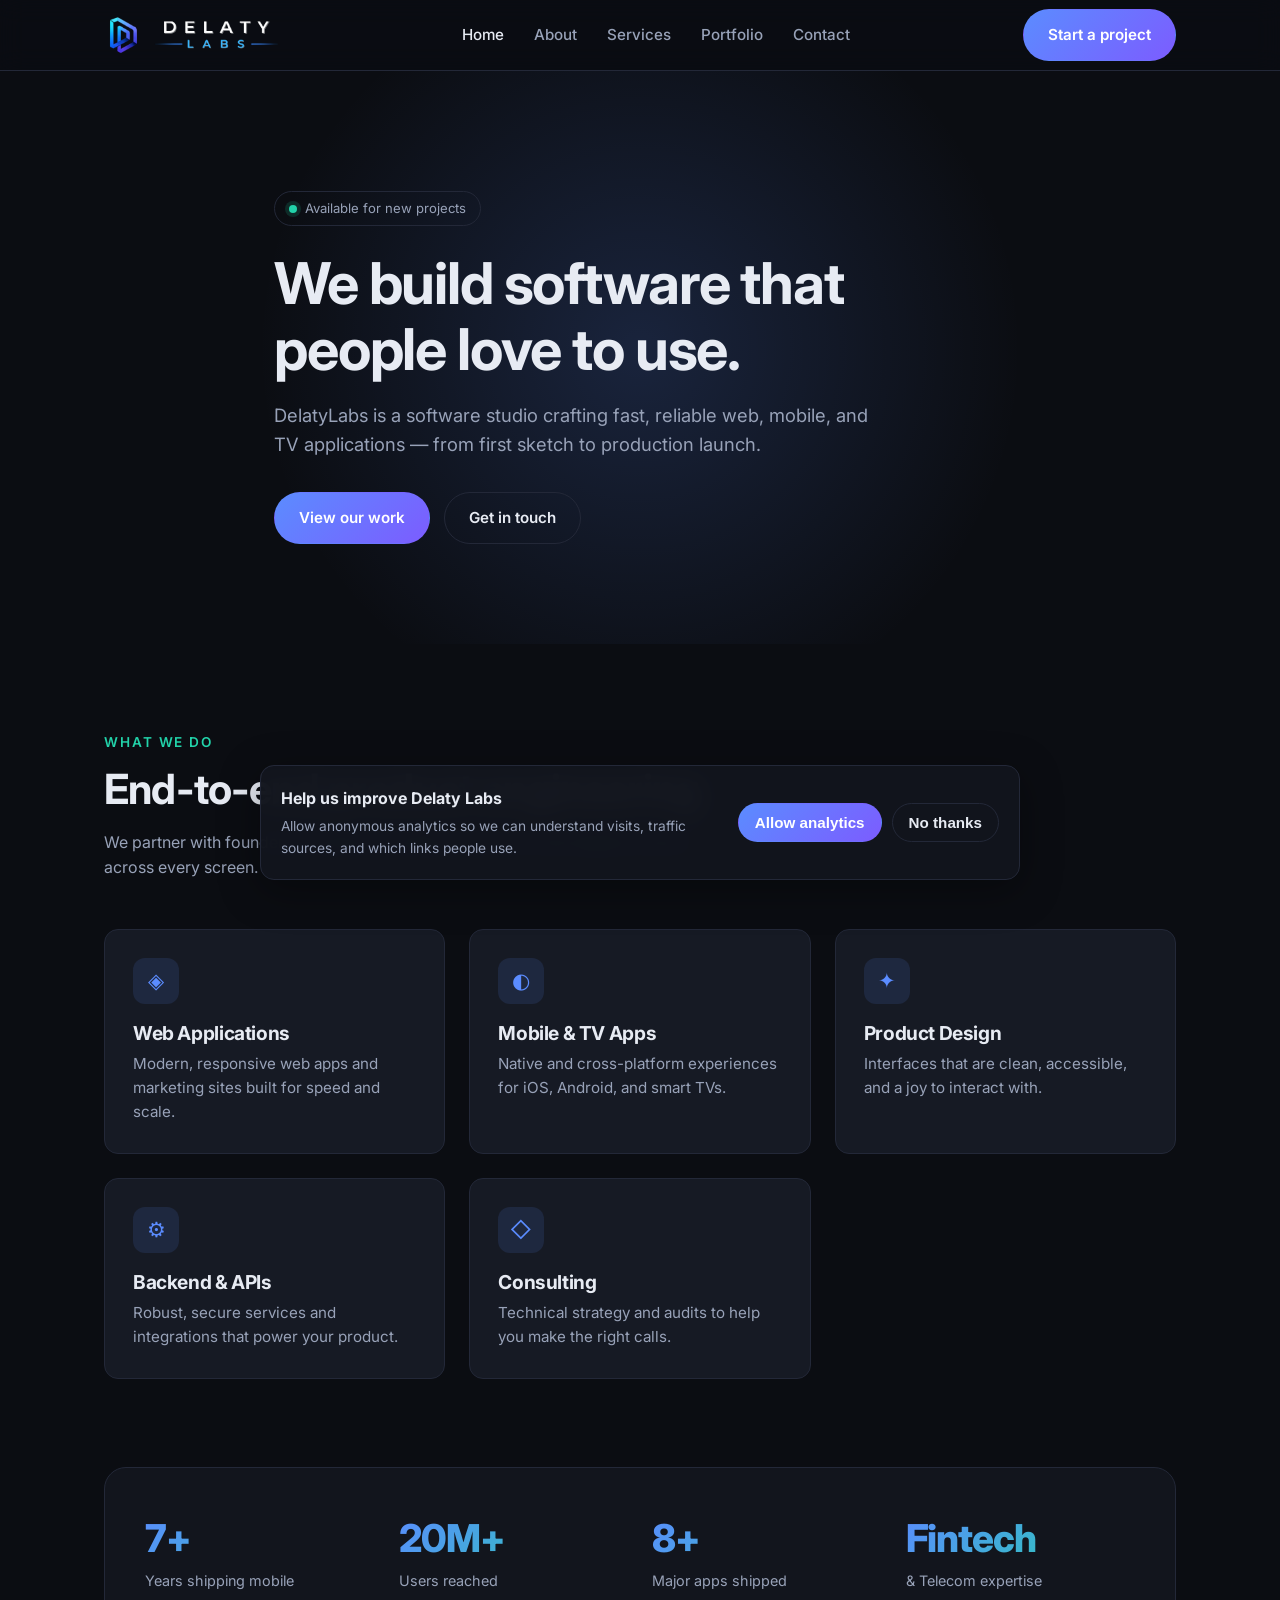
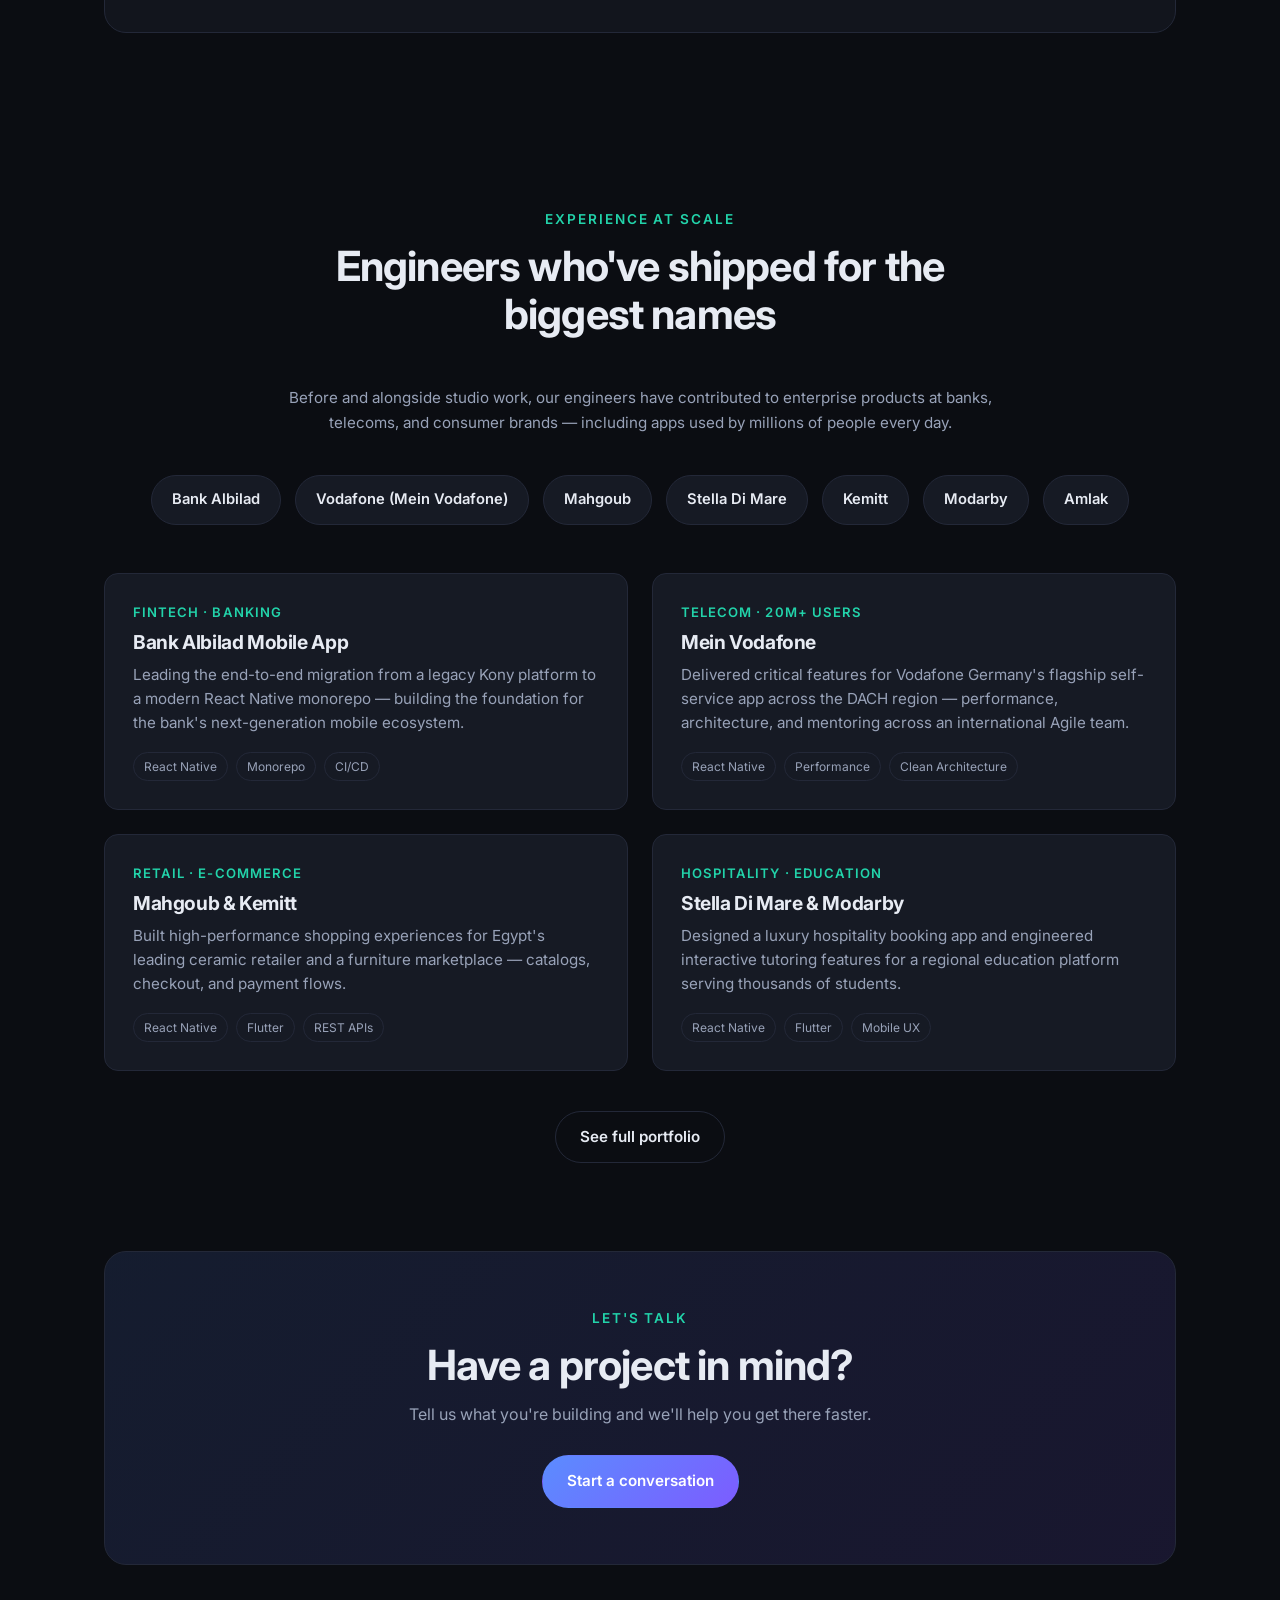
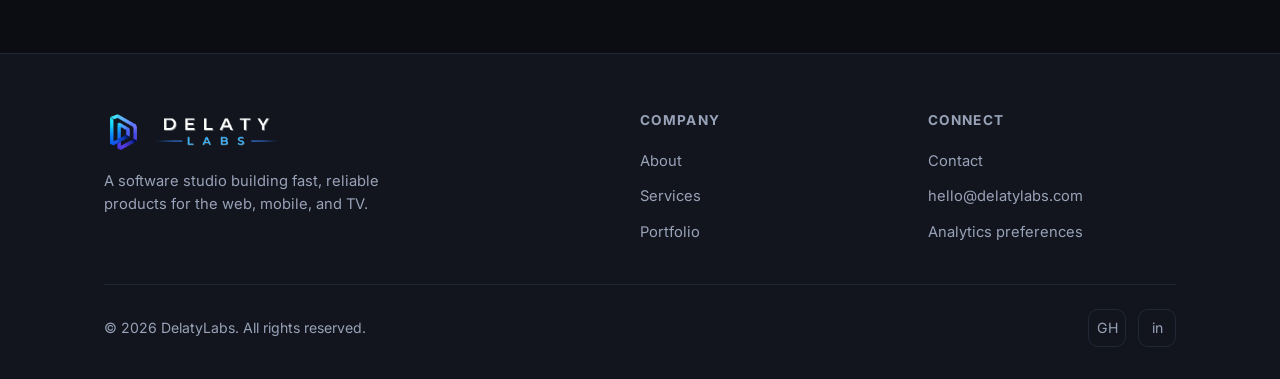
<file: index.html>
<!DOCTYPE html>
<html lang="en">
  <head>
    <meta charset="UTF-8" />
    <meta name="viewport" content="width=device-width, initial-scale=1.0" />
    <title>DelatyLabs — Software Studio</title>
    <meta
      name="description"
      content="DelatyLabs is a software studio building web, mobile, and TV applications with a focus on quality, speed, and craft."
    />
    <link rel="preconnect" href="https://fonts.googleapis.com" />
    <link rel="preconnect" href="https://fonts.gstatic.com" crossorigin />
    <link
      href="https://fonts.googleapis.com/css2?family=Inter:wght@400;500;600;700;800&amp;display=swap"
      rel="stylesheet"
    />
    <link rel="icon" type="image/svg+xml" href="assets/delaty-labs-mark.svg" />
    <link rel="alternate icon" href="assets/favicon.ico" />
    <link rel="apple-touch-icon" href="assets/apple-touch-icon.png" />
    <link rel="stylesheet" href="css/styles.css" />
  </head>
  <body>
    <header class="site-header">
      <div class="container nav">
        <a href="index.html" class="brand">
          <img src="assets/delaty-labs-logo.svg" alt="Delaty Labs" class="brand-lockup" />
        </a>
        <ul class="nav-links" id="primary-navigation">
          <li><a href="index.html">Home</a></li>
          <li><a href="about.html">About</a></li>
          <li><a href="services.html">Services</a></li>
          <li><a href="portfolio.html">Portfolio</a></li>
          <li><a href="contact.html">Contact</a></li>
        </ul>
        <div class="nav-cta">
          <a href="contact.html" class="btn btn-primary">Start a project</a>
          <button type="button" class="nav-toggle" aria-label="Toggle menu" aria-expanded="false" aria-controls="primary-navigation">
            <svg viewBox="0 0 24 24" fill="none" stroke="currentColor" stroke-width="2">
              <line x1="3" y1="6" x2="21" y2="6" />
              <line x1="3" y1="12" x2="21" y2="12" />
              <line x1="3" y1="18" x2="21" y2="18" />
            </svg>
          </button>
        </div>
      </div>
    </header>

    <main>
      <!-- Hero -->
      <section class="hero">
        <div class="container hero-inner">
          <span class="badge"><span class="dot"></span> Available for new projects</span>
          <h1>We build software that people love to use.</h1>
          <p class="lead">
            DelatyLabs is a software studio crafting fast, reliable web, mobile, and TV
            applications — from first sketch to production launch.
          </p>
          <div class="btn-row">
            <a href="portfolio.html" class="btn btn-primary">View our work</a>
            <a href="contact.html" class="btn btn-ghost">Get in touch</a>
          </div>
        </div>
      </section>

      <!-- Services preview -->
      <section>
        <div class="container">
          <div class="section-head">
            <p class="eyebrow">What we do</p>
            <h2>End-to-end product engineering</h2>
            <p>
              We partner with founders and teams to design, build, and scale digital
              products across every screen.
            </p>
          </div>
          <div class="grid grid-3">
            <div class="card reveal">
              <div class="icon">◈</div>
              <h3>Web Applications</h3>
              <p>Modern, responsive web apps and marketing sites built for speed and scale.</p>
            </div>
            <div class="card reveal">
              <div class="icon">◐</div>
              <h3>Mobile &amp; TV Apps</h3>
              <p>Native and cross-platform experiences for iOS, Android, and smart TVs.</p>
            </div>
            <div class="card reveal">
              <div class="icon">✦</div>
              <h3>Product Design</h3>
              <p>Interfaces that are clean, accessible, and a joy to interact with.</p>
            </div>
            <div class="card reveal">
              <div class="icon">⚙</div>
              <h3>Backend &amp; APIs</h3>
              <p>Robust, secure services and integrations that power your product.</p>
            </div>
            <div class="card reveal">
              <div class="icon">◇</div>
              <h3>Consulting</h3>
              <p>Technical strategy and audits to help you make the right calls.</p>
            </div>
          </div>
        </div>
      </section>

      <!-- Stats -->
      <section style="padding-top: 0">
        <div class="container">
          <div class="stats reveal">
            <div class="stat"><div class="num">7+</div><div class="label">Years shipping mobile</div></div>
            <div class="stat"><div class="num">20M+</div><div class="label">Users reached</div></div>
            <div class="stat"><div class="num">8+</div><div class="label">Major apps shipped</div></div>
            <div class="stat"><div class="num">Fintech</div><div class="label">&amp; Telecom expertise</div></div>
          </div>
        </div>
      </section>

      <!-- Experience at scale -->
      <section>
        <div class="container">
          <div class="section-head center">
            <p class="eyebrow">Experience at scale</p>
            <h2>Engineers who've shipped for the biggest names</h2>
          </div>
          <p class="experience-note">
            Before and alongside studio work, our engineers have contributed to
            enterprise products at banks, telecoms, and consumer brands — including
            apps used by millions of people every day.
          </p>
          <div class="client-strip reveal">
            <span class="client-chip">Bank Albilad</span>
            <span class="client-chip">Vodafone (Mein Vodafone)</span>
            <span class="client-chip">Mahgoub</span>
            <span class="client-chip">Stella Di Mare</span>
            <span class="client-chip">Kemitt</span>
            <span class="client-chip">Modarby</span>
            <span class="client-chip">Amlak</span>
          </div>
          <div class="experience-grid">
            <article class="experience-card reveal">
              <p class="role">Fintech · Banking</p>
              <h3>Bank Albilad Mobile App</h3>
              <p>
                Leading the end-to-end migration from a legacy Kony platform to a
                modern React Native monorepo — building the foundation for the bank's
                next-generation mobile ecosystem.
              </p>
              <div class="stack">
                <span>React Native</span>
                <span>Monorepo</span>
                <span>CI/CD</span>
              </div>
            </article>
            <article class="experience-card reveal">
              <p class="role">Telecom · 20M+ users</p>
              <h3>Mein Vodafone</h3>
              <p>
                Delivered critical features for Vodafone Germany's flagship
                self-service app across the DACH region — performance, architecture,
                and mentoring across an international Agile team.
              </p>
              <div class="stack">
                <span>React Native</span>
                <span>Performance</span>
                <span>Clean Architecture</span>
              </div>
            </article>
            <article class="experience-card reveal">
              <p class="role">Retail · E-commerce</p>
              <h3>Mahgoub &amp; Kemitt</h3>
              <p>
                Built high-performance shopping experiences for Egypt's leading
                ceramic retailer and a furniture marketplace — catalogs, checkout,
                and payment flows.
              </p>
              <div class="stack">
                <span>React Native</span>
                <span>Flutter</span>
                <span>REST APIs</span>
              </div>
            </article>
            <article class="experience-card reveal">
              <p class="role">Hospitality · Education</p>
              <h3>Stella Di Mare &amp; Modarby</h3>
              <p>
                Designed a luxury hospitality booking app and engineered interactive
                tutoring features for a regional education platform serving thousands
                of students.
              </p>
              <div class="stack">
                <span>React Native</span>
                <span>Flutter</span>
                <span>Mobile UX</span>
              </div>
            </article>
          </div>
          <div style="text-align: center; margin-top: 40px">
            <a href="portfolio.html" class="btn btn-ghost">See full portfolio</a>
          </div>
        </div>
      </section>

      <!-- CTA -->
      <section style="padding-top: 0">
        <div class="container">
          <div class="cta-band reveal">
            <p class="eyebrow">Let's talk</p>
            <h2>Have a project in mind?</h2>
            <p style="max-width: 520px; margin: 0 auto 28px">
              Tell us what you're building and we'll help you get there faster.
            </p>
            <a href="contact.html" class="btn btn-primary">Start a conversation</a>
          </div>
        </div>
      </section>
    </main>

    <footer class="site-footer">
      <div class="container">
        <div class="footer-grid">
          <div>
            <a href="index.html" class="brand"><img src="assets/delaty-labs-logo.svg" alt="Delaty Labs" class="brand-lockup" /></a>
            <p style="margin-top: 16px">
              A software studio building fast, reliable products for the web, mobile, and TV.
            </p>
          </div>
          <div class="footer-col">
            <h4>Company</h4>
            <ul>
              <li><a href="about.html">About</a></li>
              <li><a href="services.html">Services</a></li>
              <li><a href="portfolio.html">Portfolio</a></li>
            </ul>
          </div>
          <div class="footer-col">
            <h4>Connect</h4>
            <ul>
              <li><a href="contact.html">Contact</a></li>
              <li><a href="mailto:hello@delatylabs.com">hello@delatylabs.com</a></li>
            </ul>
          </div>
        </div>
        <div class="footer-bottom">
          <span>&copy; <span id="year">2026</span> DelatyLabs. All rights reserved.</span>
          <div class="socials">
            <a href="https://github.com/DelatyLabs" aria-label="Delaty Labs on GitHub" target="_blank" rel="noopener">GH</a>
            <a href="https://www.linkedin.com/company/delatylabs/" aria-label="Delaty Labs on LinkedIn" target="_blank" rel="noopener">in</a>
          </div>
        </div>
      </div>
    </footer>

    <script src="js/analytics-config.js"></script>
    <script src="js/analytics.js"></script>
    <script src="js/main.js"></script>
  </body>
</html>
</file>
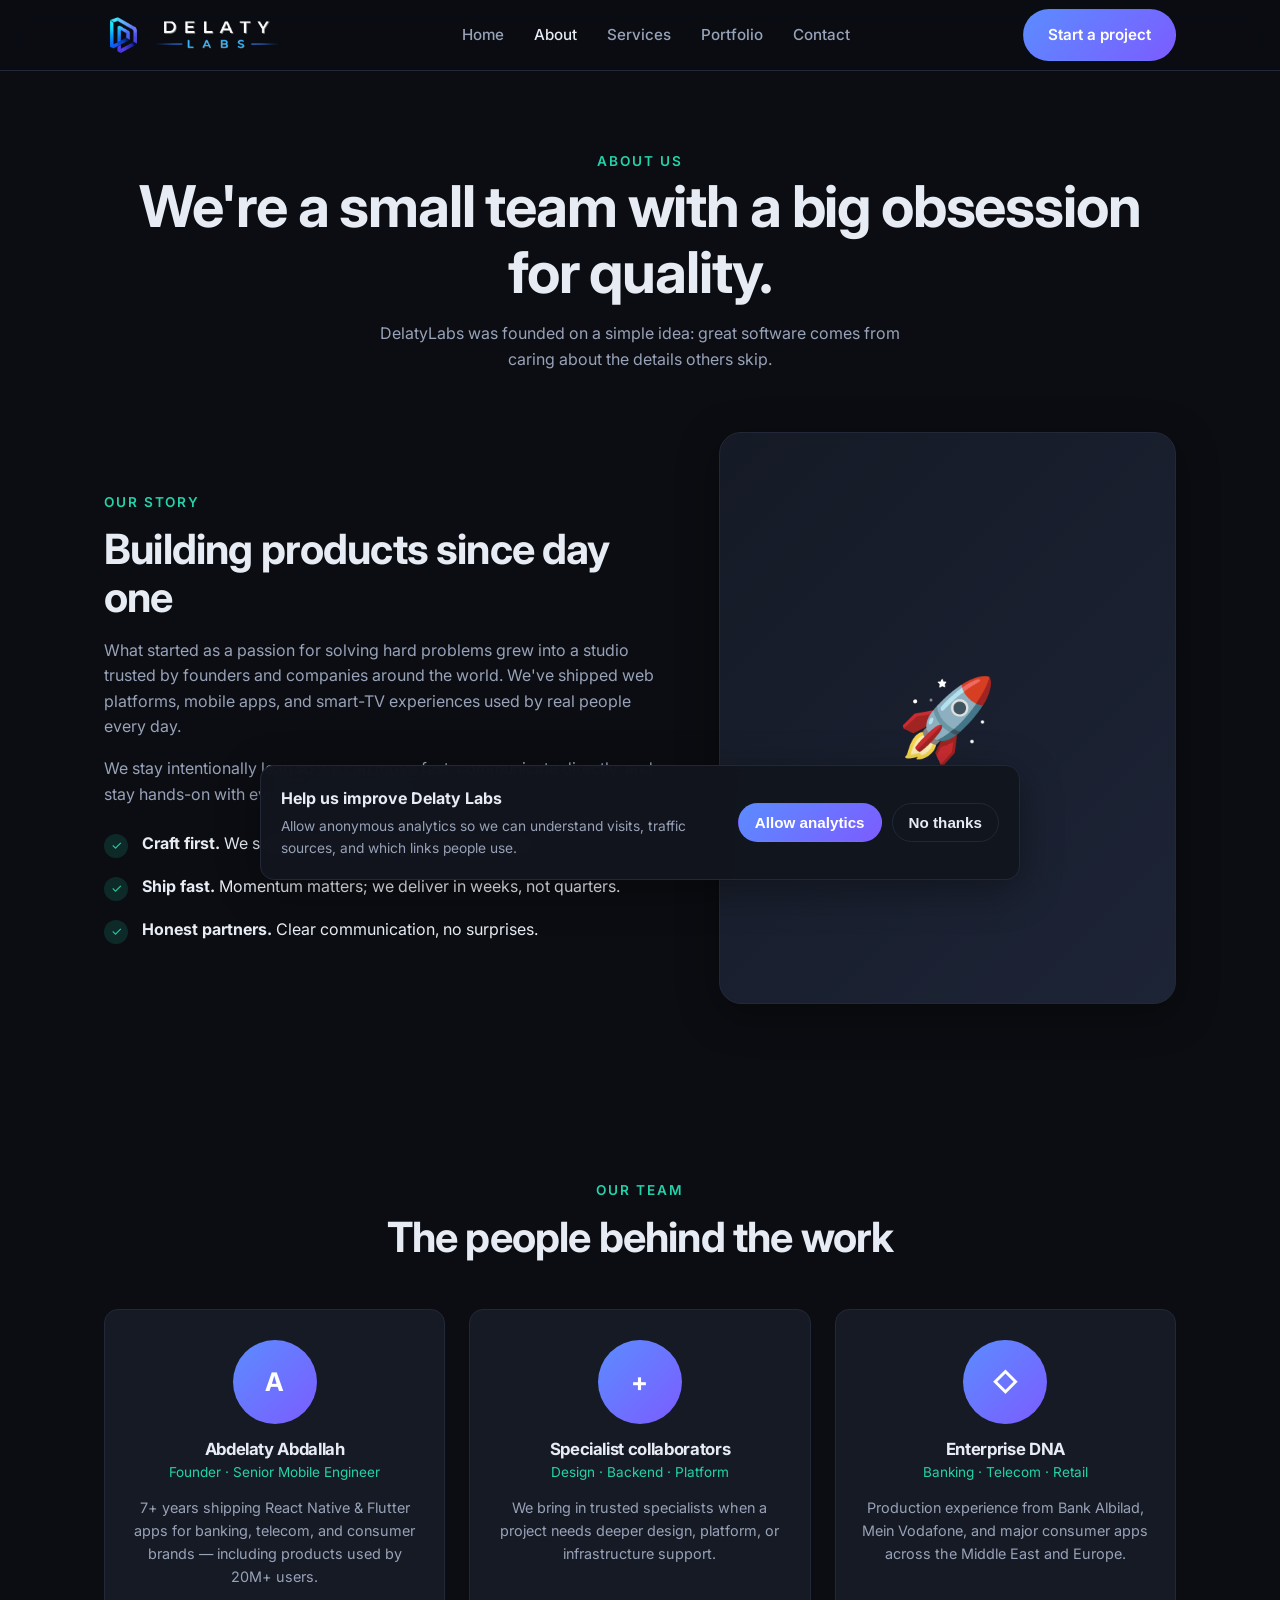
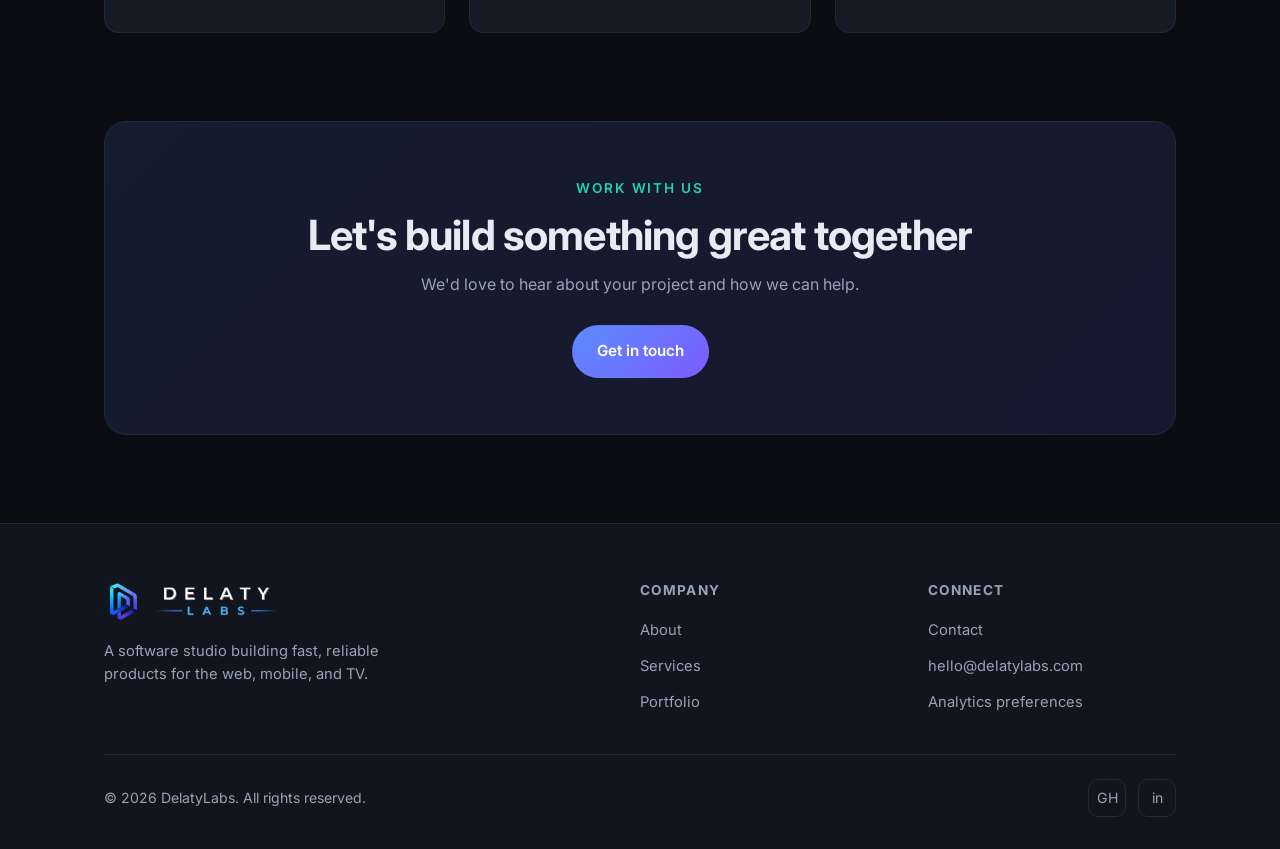
<file: about.html>
<!DOCTYPE html>
<html lang="en">
  <head>
    <meta charset="UTF-8" />
    <meta name="viewport" content="width=device-width, initial-scale=1.0" />
    <title>About — DelatyLabs</title>
    <meta
      name="description"
      content="Learn about DelatyLabs — our story, values, and the team building software people love."
    />
    <link rel="preconnect" href="https://fonts.googleapis.com" />
    <link rel="preconnect" href="https://fonts.gstatic.com" crossorigin />
    <link
      href="https://fonts.googleapis.com/css2?family=Inter:wght@400;500;600;700;800&amp;display=swap"
      rel="stylesheet"
    />
    <link rel="icon" type="image/svg+xml" href="assets/delaty-labs-mark.svg" />
    <link rel="alternate icon" href="assets/favicon.ico" />
    <link rel="apple-touch-icon" href="assets/apple-touch-icon.png" />
    <link rel="stylesheet" href="css/styles.css" />
  </head>
  <body>
    <header class="site-header">
      <div class="container nav">
        <a href="index.html" class="brand">
          <img src="assets/delaty-labs-logo.svg" alt="Delaty Labs" class="brand-lockup" />
        </a>
        <ul class="nav-links" id="primary-navigation">
          <li><a href="index.html">Home</a></li>
          <li><a href="about.html">About</a></li>
          <li><a href="services.html">Services</a></li>
          <li><a href="portfolio.html">Portfolio</a></li>
          <li><a href="contact.html">Contact</a></li>
        </ul>
        <div class="nav-cta">
          <a href="contact.html" class="btn btn-primary">Start a project</a>
          <button type="button" class="nav-toggle" aria-label="Toggle menu" aria-expanded="false" aria-controls="primary-navigation">
            <svg viewBox="0 0 24 24" fill="none" stroke="currentColor" stroke-width="2">
              <line x1="3" y1="6" x2="21" y2="6" />
              <line x1="3" y1="12" x2="21" y2="12" />
              <line x1="3" y1="18" x2="21" y2="18" />
            </svg>
          </button>
        </div>
      </div>
    </header>

    <main>
      <section class="page-hero">
        <div class="container">
          <p class="eyebrow">About us</p>
          <h1>We're a small team with a big obsession for quality.</h1>
          <p>
            DelatyLabs was founded on a simple idea: great software comes from caring
            about the details others skip.
          </p>
        </div>
      </section>

      <section style="padding-top: 20px">
        <div class="container">
          <div class="split">
            <div class="reveal">
              <p class="eyebrow">Our story</p>
              <h2>Building products since day one</h2>
              <p>
                What started as a passion for solving hard problems grew into a studio
                trusted by founders and companies around the world. We've shipped web
                platforms, mobile apps, and smart-TV experiences used by real people
                every day.
              </p>
              <p>
                We stay intentionally lean so we can move fast, communicate directly,
                and stay hands-on with every project we take on.
              </p>
              <ul class="value-list">
                <li>
                  <span class="check">✓</span>
                  <span><strong>Craft first.</strong> We sweat the details because they add up.</span>
                </li>
                <li>
                  <span class="check">✓</span>
                  <span><strong>Ship fast.</strong> Momentum matters; we deliver in weeks, not quarters.</span>
                </li>
                <li>
                  <span class="check">✓</span>
                  <span><strong>Honest partners.</strong> Clear communication, no surprises.</span>
                </li>
              </ul>
            </div>
            <div class="reveal">
              <div class="media-frame">🚀</div>
            </div>
          </div>
        </div>
      </section>

      <section>
        <div class="container">
          <div class="section-head center">
            <p class="eyebrow">Our team</p>
            <h2>The people behind the work</h2>
          </div>
          <div class="team-grid">
            <div class="team-card reveal">
              <div class="avatar">A</div>
              <h3>Abdelaty Abdallah</h3>
              <div class="role">Founder · Senior Mobile Engineer</div>
              <p style="margin-top: 12px; font-size: 0.9rem">
                7+ years shipping React Native &amp; Flutter apps for banking, telecom,
                and consumer brands — including products used by 20M+ users.
              </p>
            </div>
            <div class="team-card reveal">
              <div class="avatar">+</div>
              <h3>Specialist collaborators</h3>
              <div class="role">Design · Backend · Platform</div>
              <p style="margin-top: 12px; font-size: 0.9rem">
                We bring in trusted specialists when a project needs deeper design,
                platform, or infrastructure support.
              </p>
            </div>
            <div class="team-card reveal">
              <div class="avatar">◇</div>
              <h3>Enterprise DNA</h3>
              <div class="role">Banking · Telecom · Retail</div>
              <p style="margin-top: 12px; font-size: 0.9rem">
                Production experience from Bank Albilad, Mein Vodafone, and major
                consumer apps across the Middle East and Europe.
              </p>
            </div>
          </div>
        </div>
      </section>

      <section style="padding-top: 0">
        <div class="container">
          <div class="cta-band reveal">
            <p class="eyebrow">Work with us</p>
            <h2>Let's build something great together</h2>
            <p style="max-width: 520px; margin: 0 auto 28px">
              We'd love to hear about your project and how we can help.
            </p>
            <a href="contact.html" class="btn btn-primary">Get in touch</a>
          </div>
        </div>
      </section>
    </main>

    <footer class="site-footer">
      <div class="container">
        <div class="footer-grid">
          <div>
            <a href="index.html" class="brand"><img src="assets/delaty-labs-logo.svg" alt="Delaty Labs" class="brand-lockup" /></a>
            <p style="margin-top: 16px">
              A software studio building fast, reliable products for the web, mobile, and TV.
            </p>
          </div>
          <div class="footer-col">
            <h4>Company</h4>
            <ul>
              <li><a href="about.html">About</a></li>
              <li><a href="services.html">Services</a></li>
              <li><a href="portfolio.html">Portfolio</a></li>
            </ul>
          </div>
          <div class="footer-col">
            <h4>Connect</h4>
            <ul>
              <li><a href="contact.html">Contact</a></li>
              <li><a href="mailto:hello@delatylabs.com">hello@delatylabs.com</a></li>
            </ul>
          </div>
        </div>
        <div class="footer-bottom">
          <span>&copy; <span id="year">2026</span> DelatyLabs. All rights reserved.</span>
          <div class="socials">
            <a href="https://github.com/DelatyLabs" aria-label="Delaty Labs on GitHub" target="_blank" rel="noopener">GH</a>
            <a href="https://www.linkedin.com/company/delatylabs/" aria-label="Delaty Labs on LinkedIn" target="_blank" rel="noopener">in</a>
          </div>
        </div>
      </div>
    </footer>

    <script src="js/analytics-config.js"></script>
    <script src="js/analytics.js"></script>
    <script src="js/main.js"></script>
  </body>
</html>
</file>
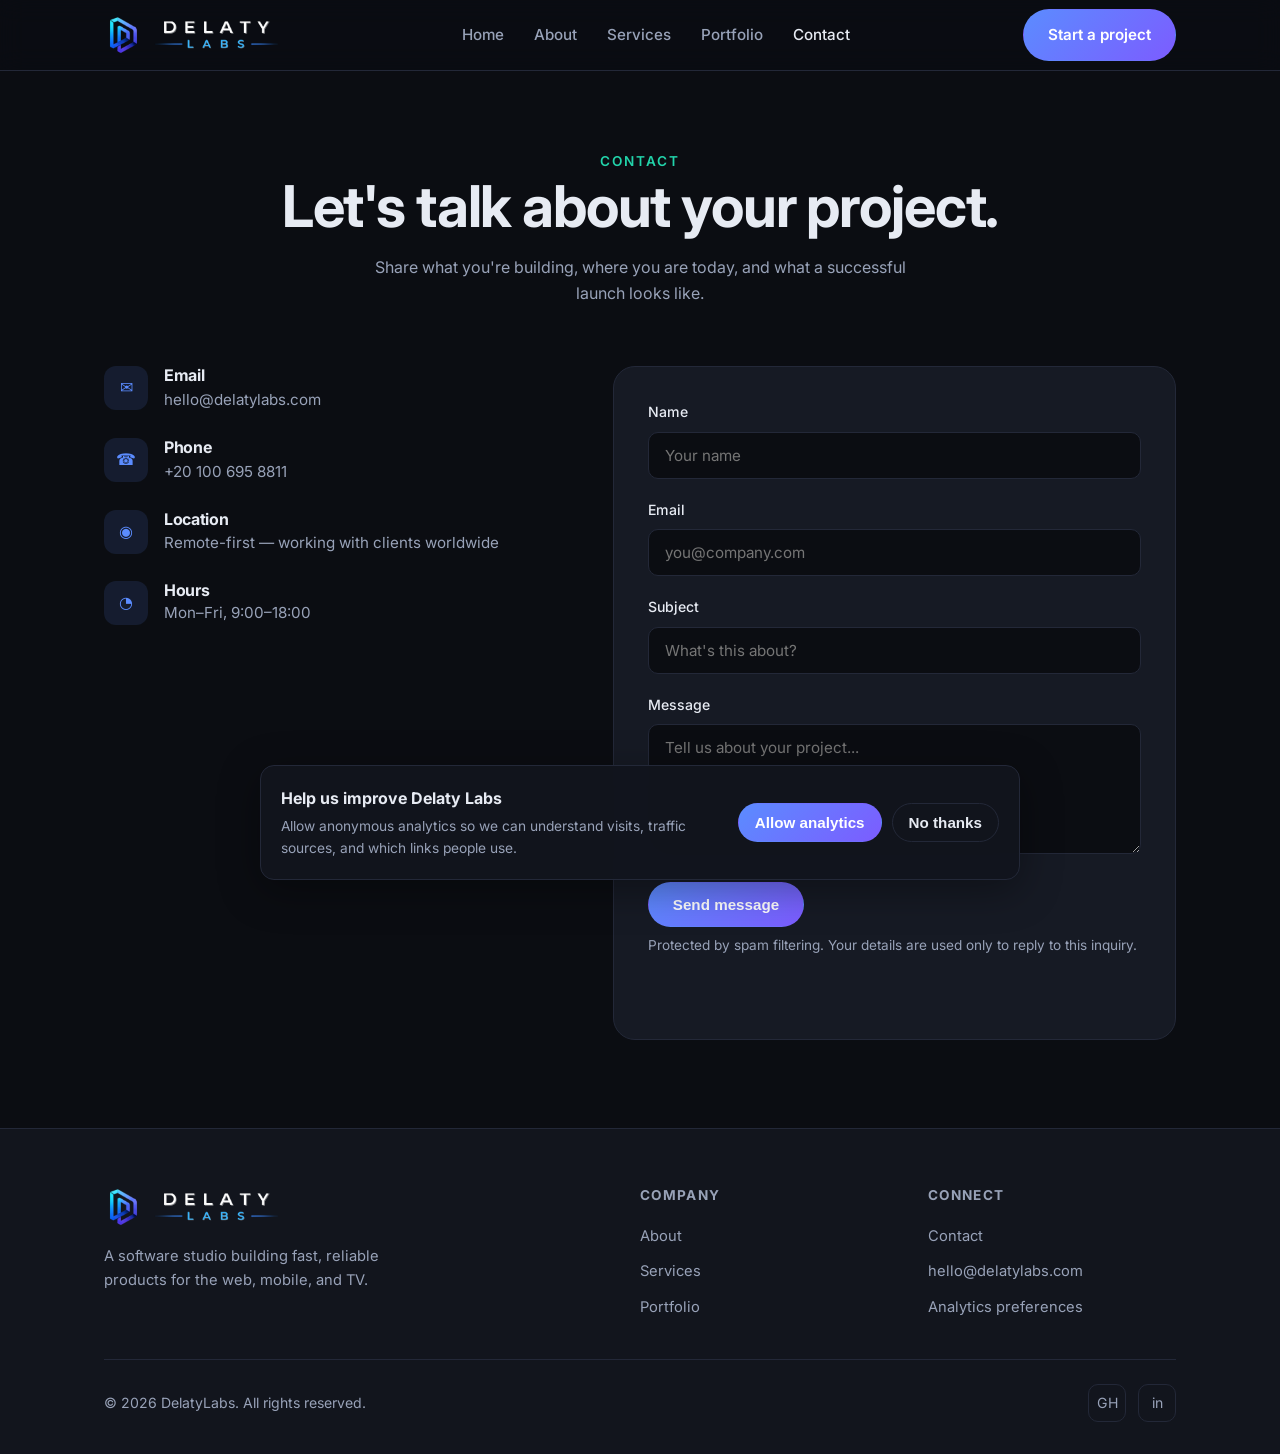
<file: contact.html>
<!DOCTYPE html>
<html lang="en">
  <head>
    <meta charset="UTF-8" />
    <meta name="viewport" content="width=device-width, initial-scale=1.0" />
    <title>Contact — DelatyLabs</title>
    <meta
      name="description"
      content="Get in touch with DelatyLabs and tell us about the product you want to build."
    />
    <link rel="preconnect" href="https://fonts.googleapis.com" />
    <link rel="preconnect" href="https://fonts.gstatic.com" crossorigin />
    <link
      href="https://fonts.googleapis.com/css2?family=Inter:wght@400;500;600;700;800&amp;display=swap"
      rel="stylesheet"
    />
    <link rel="icon" type="image/svg+xml" href="assets/delaty-labs-mark.svg" />
    <link rel="alternate icon" href="assets/favicon.ico" />
    <link rel="apple-touch-icon" href="assets/apple-touch-icon.png" />
    <link rel="stylesheet" href="css/styles.css" />
  </head>
  <body>
    <header class="site-header">
      <div class="container nav">
        <a href="index.html" class="brand">
          <img src="assets/delaty-labs-logo.svg" alt="Delaty Labs" class="brand-lockup" />
        </a>
        <ul class="nav-links" id="primary-navigation">
          <li><a href="index.html">Home</a></li>
          <li><a href="about.html">About</a></li>
          <li><a href="services.html">Services</a></li>
          <li><a href="portfolio.html">Portfolio</a></li>
          <li><a href="contact.html">Contact</a></li>
        </ul>
        <div class="nav-cta">
          <a href="contact.html" class="btn btn-primary">Start a project</a>
          <button type="button" class="nav-toggle" aria-label="Toggle menu" aria-expanded="false" aria-controls="primary-navigation">
            <svg viewBox="0 0 24 24" fill="none" stroke="currentColor" stroke-width="2">
              <line x1="3" y1="6" x2="21" y2="6" />
              <line x1="3" y1="12" x2="21" y2="12" />
              <line x1="3" y1="18" x2="21" y2="18" />
            </svg>
          </button>
        </div>
      </div>
    </header>

    <main>
      <section class="page-hero">
        <div class="container">
          <p class="eyebrow">Contact</p>
          <h1>Let's talk about your project.</h1>
          <p>Share what you're building, where you are today, and what a successful launch looks like.</p>
        </div>
      </section>

      <section style="padding-top: 20px">
        <div class="container">
          <div class="contact-grid">
            <div class="reveal">
              <div class="info-item">
                <div class="icon">✉</div>
                <div>
                  <h3>Email</h3>
                  <a href="mailto:hello@delatylabs.com">hello@delatylabs.com</a>
                </div>
              </div>
              <div class="info-item">
                <div class="icon">☎</div>
                <div>
                  <h3>Phone</h3>
                  <a href="tel:+201006958811">+20&nbsp;100&nbsp;695&nbsp;8811</a>
                </div>
              </div>
              <div class="info-item">
                <div class="icon">◉</div>
                <div>
                  <h3>Location</h3>
                  <p>Remote-first — working with clients worldwide</p>
                </div>
              </div>
              <div class="info-item">
                <div class="icon">◔</div>
                <div>
                  <h3>Hours</h3>
                  <p>Mon–Fri, 9:00–18:00</p>
                </div>
              </div>
            </div>

            <form
              class="form reveal"
              id="contact-form"
              action="https://formsubmit.co/hello@delatylabs.com"
              method="POST"
            >
              <input type="hidden" name="_subject" value="New Delaty Labs project inquiry" />
              <input type="hidden" name="_template" value="table" />
              <input type="hidden" name="_next" value="https://delatylabs.com/contact.html?submitted=true#contact-form" />
              <input
                type="hidden"
                name="_autoresponse"
                value="Thanks for contacting Delaty Labs. We received your project inquiry and will review it shortly."
              />
              <div class="honey-field" aria-hidden="true">
                <label for="company-website">Company website</label>
                <input type="text" id="company-website" name="_honey" tabindex="-1" autocomplete="off" />
              </div>
              <div class="field">
                <label for="name">Name</label>
                <input type="text" id="name" name="name" placeholder="Your name" required />
              </div>
              <div class="field">
                <label for="email">Email</label>
                <input type="email" id="email" name="email" placeholder="you@company.com" autocomplete="email" required />
              </div>
              <div class="field">
                <label for="subject">Subject</label>
                <input type="text" id="subject" name="subject" placeholder="What's this about?" />
              </div>
              <div class="field">
                <label for="message">Message</label>
                <textarea id="message" name="message" placeholder="Tell us about your project..." required></textarea>
              </div>
              <button type="submit" class="btn btn-primary">Send message</button>
              <p class="form-note">
                Protected by spam filtering. Your details are used only to reply to this inquiry.
              </p>
              <p class="form-status" role="status"></p>
            </form>
          </div>
        </div>
      </section>
    </main>

    <footer class="site-footer">
      <div class="container">
        <div class="footer-grid">
          <div>
            <a href="index.html" class="brand"><img src="assets/delaty-labs-logo.svg" alt="Delaty Labs" class="brand-lockup" /></a>
            <p style="margin-top: 16px">
              A software studio building fast, reliable products for the web, mobile, and TV.
            </p>
          </div>
          <div class="footer-col">
            <h4>Company</h4>
            <ul>
              <li><a href="about.html">About</a></li>
              <li><a href="services.html">Services</a></li>
              <li><a href="portfolio.html">Portfolio</a></li>
            </ul>
          </div>
          <div class="footer-col">
            <h4>Connect</h4>
            <ul>
              <li><a href="contact.html">Contact</a></li>
              <li><a href="mailto:hello@delatylabs.com">hello@delatylabs.com</a></li>
            </ul>
          </div>
        </div>
        <div class="footer-bottom">
          <span>&copy; <span id="year">2026</span> DelatyLabs. All rights reserved.</span>
          <div class="socials">
            <a href="https://github.com/DelatyLabs" aria-label="Delaty Labs on GitHub" target="_blank" rel="noopener">GH</a>
            <a href="https://www.linkedin.com/company/delatylabs/" aria-label="Delaty Labs on LinkedIn" target="_blank" rel="noopener">in</a>
          </div>
        </div>
      </div>
    </footer>

    <script src="js/analytics-config.js"></script>
    <script src="js/analytics.js"></script>
    <script src="js/main.js"></script>
  </body>
</html>
</file>
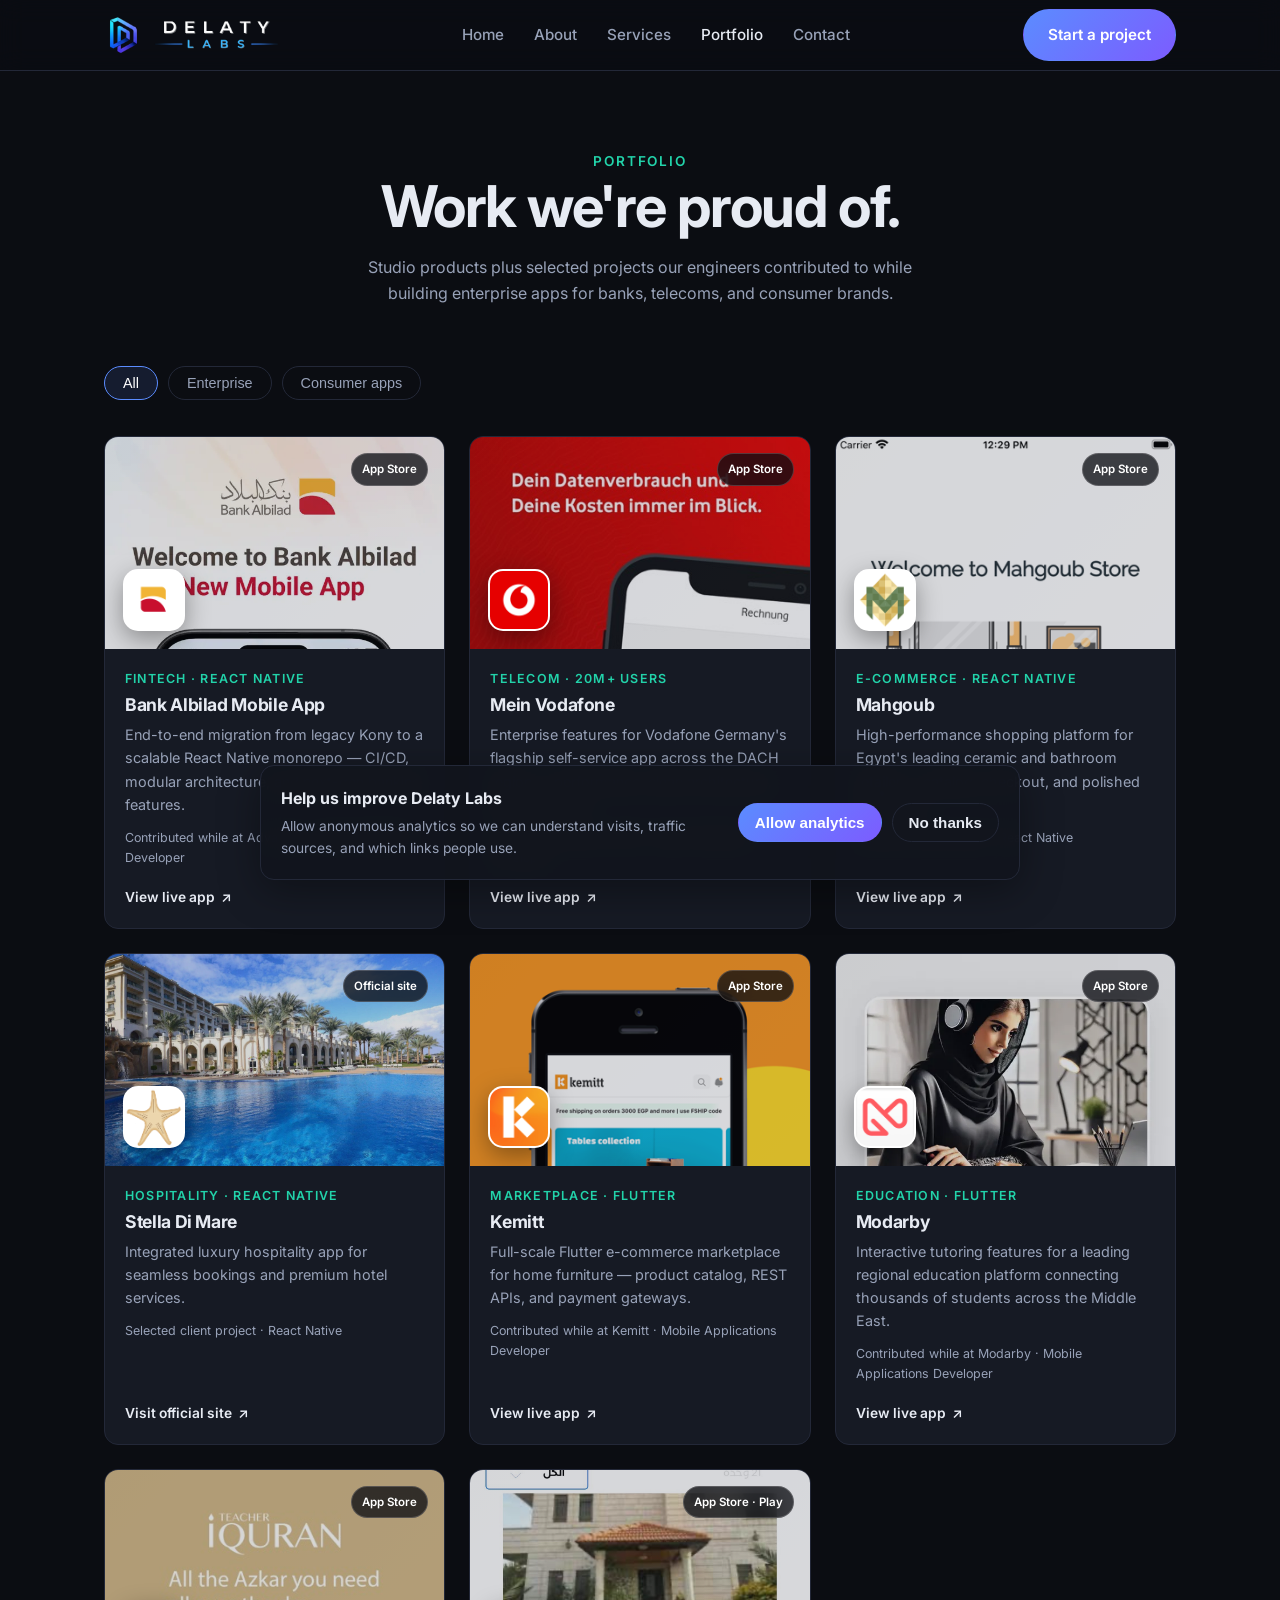
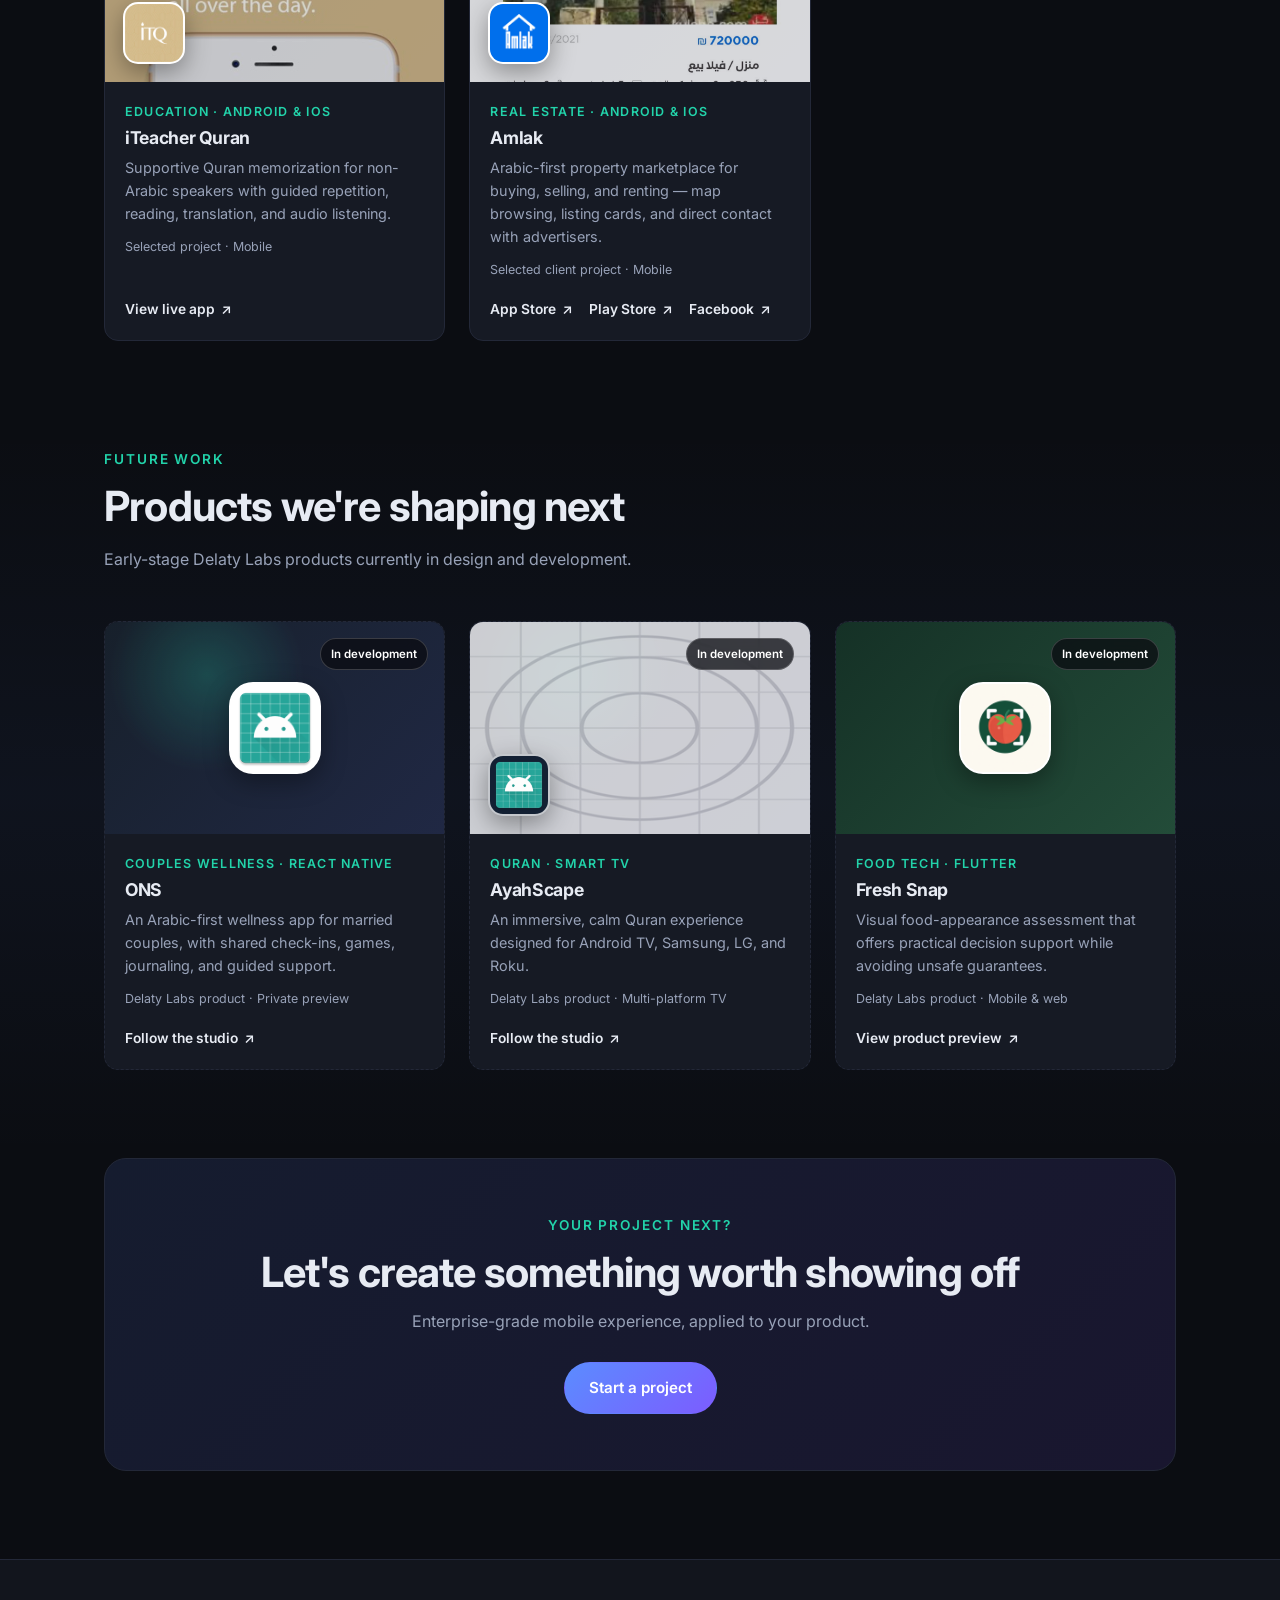
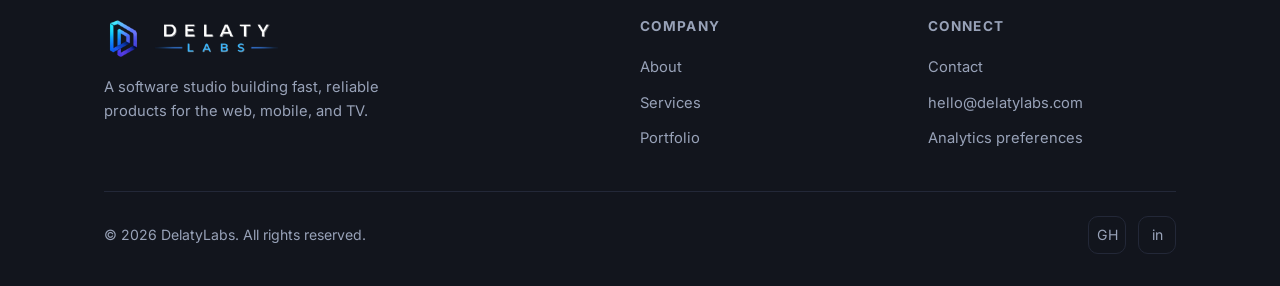
<file: portfolio.html>
<!DOCTYPE html>
<html lang="en">
  <head>
    <meta charset="UTF-8" />
    <meta name="viewport" content="width=device-width, initial-scale=1.0" />
    <title>Portfolio — DelatyLabs</title>
    <meta
      name="description"
      content="Selected work and enterprise experience from DelatyLabs engineers — banking, telecom, retail, hospitality, real estate, and studio products."
    />
    <link rel="preconnect" href="https://fonts.googleapis.com" />
    <link rel="preconnect" href="https://fonts.gstatic.com" crossorigin />
    <link
      href="https://fonts.googleapis.com/css2?family=Inter:wght@400;500;600;700;800&amp;display=swap"
      rel="stylesheet"
    />
    <link rel="icon" type="image/svg+xml" href="assets/delaty-labs-mark.svg" />
    <link rel="alternate icon" href="assets/favicon.ico" />
    <link rel="apple-touch-icon" href="assets/apple-touch-icon.png" />
    <link rel="stylesheet" href="css/styles.css" />
  </head>
  <body>
    <header class="site-header">
      <div class="container nav">
        <a href="index.html" class="brand">
          <img src="assets/delaty-labs-logo.svg" alt="Delaty Labs" class="brand-lockup" />
        </a>
        <ul class="nav-links" id="primary-navigation">
          <li><a href="index.html">Home</a></li>
          <li><a href="about.html">About</a></li>
          <li><a href="services.html">Services</a></li>
          <li><a href="portfolio.html">Portfolio</a></li>
          <li><a href="contact.html">Contact</a></li>
        </ul>
        <div class="nav-cta">
          <a href="contact.html" class="btn btn-primary">Start a project</a>
          <button type="button" class="nav-toggle" aria-label="Toggle menu" aria-expanded="false" aria-controls="primary-navigation">
            <svg viewBox="0 0 24 24" fill="none" stroke="currentColor" stroke-width="2">
              <line x1="3" y1="6" x2="21" y2="6" />
              <line x1="3" y1="12" x2="21" y2="12" />
              <line x1="3" y1="18" x2="21" y2="18" />
            </svg>
          </button>
        </div>
      </div>
    </header>

    <main>
      <section class="page-hero">
        <div class="container">
          <p class="eyebrow">Portfolio</p>
          <h1>Work we're proud of.</h1>
          <p>
            Studio products plus selected projects our engineers contributed to while
            building enterprise apps for banks, telecoms, and consumer brands.
          </p>
        </div>
      </section>

      <section style="padding-top: 20px">
        <div class="container">
          <div class="filters">
            <button type="button" class="filter active" data-filter="all">All</button>
            <button type="button" class="filter" data-filter="enterprise">Enterprise</button>
            <button type="button" class="filter" data-filter="mobile">Consumer apps</button>
          </div>

          <div class="portfolio-grid">
            <article class="project reveal" data-category="enterprise">
              <a class="project-media" href="https://apps.apple.com/sa/app/bank-albilad-app/id6502697024" target="_blank" rel="noopener" aria-label="View Bank Albilad App on the App Store">
                <img class="project-shot" src="assets/projects/bank-albilad-shot.webp" alt="Bank Albilad mobile app interface" loading="lazy" />
                <img class="project-logo" src="assets/projects/bank-albilad-logo.jpg" alt="Bank Albilad logo" loading="lazy" />
                <span class="store-label">App Store</span>
              </a>
              <div class="body">
                <span class="tag">Fintech · React Native</span>
                <h3>Bank Albilad Mobile App</h3>
                <p>
                  End-to-end migration from legacy Kony to a scalable React Native
                  monorepo — CI/CD, modular architecture, and next-gen banking features.
                </p>
                <p class="meta">Contributed while at Advansys · Senior Software Developer</p>
                <a class="project-link" href="https://apps.apple.com/sa/app/bank-albilad-app/id6502697024" target="_blank" rel="noopener">View live app <span aria-hidden="true">↗</span></a>
              </div>
            </article>

            <article class="project reveal" data-category="enterprise">
              <a class="project-media" href="https://apps.apple.com/de/app/meinvodafone/id398195347" target="_blank" rel="noopener" aria-label="View MeinVodafone on the App Store">
                <img class="project-shot" src="assets/projects/mein-vodafone-shot.jpg" alt="MeinVodafone mobile app interface" loading="lazy" />
                <img class="project-logo" src="assets/projects/mein-vodafone-logo.jpg" alt="Vodafone logo" loading="lazy" />
                <span class="store-label">App Store</span>
              </a>
              <div class="body">
                <span class="tag">Telecom · 20M+ users</span>
                <h3>Mein Vodafone</h3>
                <p>
                  Enterprise features for Vodafone Germany's flagship self-service app
                  across the DACH region — performance, clean architecture, and mentoring.
                </p>
                <p class="meta">Contributed while at VOIS · Senior Software Developer</p>
                <a class="project-link" href="https://apps.apple.com/de/app/meinvodafone/id398195347" target="_blank" rel="noopener">View live app <span aria-hidden="true">↗</span></a>
              </div>
            </article>

            <article class="project reveal" data-category="mobile">
              <a class="project-media" href="https://apps.apple.com/eg/app/mahgoub-ceramic-and-porcelain/id1516226985" target="_blank" rel="noopener" aria-label="View Mahgoub on the App Store">
                <img class="project-shot" src="assets/projects/mahgoub-shot.png" alt="Mahgoub shopping app interface" loading="lazy" />
                <img class="project-logo" src="assets/projects/mahgoub-logo.jpg" alt="Mahgoub logo" loading="lazy" />
                <span class="store-label">App Store</span>
              </a>
              <div class="body">
                <span class="tag">E-commerce · React Native</span>
                <h3>Mahgoub</h3>
                <p>
                  High-performance shopping platform for Egypt's leading ceramic and
                  bathroom retailer — catalog, checkout, and polished mobile UX.
                </p>
                <p class="meta">Selected client project · React Native</p>
                <a class="project-link" href="https://apps.apple.com/eg/app/mahgoub-ceramic-and-porcelain/id1516226985" target="_blank" rel="noopener">View live app <span aria-hidden="true">↗</span></a>
              </div>
            </article>

            <article class="project reveal" data-category="mobile">
              <a class="project-media" href="https://stelladimare.com/hotels/" target="_blank" rel="noopener" aria-label="Visit Stella Di Mare Hotels and Resorts">
                <img class="project-shot landscape" src="assets/projects/stella-di-mare-shot.jpg" alt="Stella Di Mare resort and pool" loading="lazy" />
                <img class="project-logo" src="assets/projects/stella-di-mare-logo.png" alt="Stella Di Mare logo" loading="lazy" />
                <span class="store-label">Official site</span>
              </a>
              <div class="body">
                <span class="tag">Hospitality · React Native</span>
                <h3>Stella Di Mare</h3>
                <p>
                  Integrated luxury hospitality app for seamless bookings and premium
                  hotel services.
                </p>
                <p class="meta">Selected client project · React Native</p>
                <a class="project-link" href="https://stelladimare.com/hotels/" target="_blank" rel="noopener">Visit official site <span aria-hidden="true">↗</span></a>
              </div>
            </article>

            <article class="project reveal" data-category="mobile">
              <a class="project-media" href="https://apps.apple.com/us/app/kemitt-home-furniture-more/id1593278016" target="_blank" rel="noopener" aria-label="View Kemitt on the App Store">
                <img class="project-shot" src="assets/projects/kemitt-shot.png" alt="Kemitt furniture shopping app interface" loading="lazy" />
                <img class="project-logo" src="assets/projects/kemitt-logo.jpg" alt="Kemitt logo" loading="lazy" />
                <span class="store-label">App Store</span>
              </a>
              <div class="body">
                <span class="tag">Marketplace · Flutter</span>
                <h3>Kemitt</h3>
                <p>
                  Full-scale Flutter e-commerce marketplace for home furniture —
                  product catalog, REST APIs, and payment gateways.
                </p>
                <p class="meta">Contributed while at Kemitt · Mobile Applications Developer</p>
                <a class="project-link" href="https://apps.apple.com/us/app/kemitt-home-furniture-more/id1593278016" target="_blank" rel="noopener">View live app <span aria-hidden="true">↗</span></a>
              </div>
            </article>

            <article class="project reveal" data-category="mobile">
              <a class="project-media" href="https://apps.apple.com/eg/app/modarby-%D9%85%D8%AF%D8%B1%D8%A8%D9%8A/id1556198100" target="_blank" rel="noopener" aria-label="View Modarby on the App Store">
                <img class="project-shot" src="assets/projects/modarby-shot.webp" alt="Modarby tutoring app interface" loading="lazy" />
                <img class="project-logo" src="assets/projects/modarby-logo.jpg" alt="Modarby logo" loading="lazy" />
                <span class="store-label">App Store</span>
              </a>
              <div class="body">
                <span class="tag">Education · Flutter</span>
                <h3>Modarby</h3>
                <p>
                  Interactive tutoring features for a leading regional education
                  platform connecting thousands of students across the Middle East.
                </p>
                <p class="meta">Contributed while at Modarby · Mobile Applications Developer</p>
                <a class="project-link" href="https://apps.apple.com/eg/app/modarby-%D9%85%D8%AF%D8%B1%D8%A8%D9%8A/id1556198100" target="_blank" rel="noopener">View live app <span aria-hidden="true">↗</span></a>
              </div>
            </article>

            <article class="project reveal" data-category="mobile">
              <a class="project-media" href="https://apps.apple.com/us/app/iteacher-quran/id1425945930" target="_blank" rel="noopener" aria-label="View iTeacher Quran on the App Store">
                <img class="project-shot" src="assets/projects/iteacher-quran-shot.jpg" alt="iTeacher Quran app interface" loading="lazy" />
                <img class="project-logo" src="assets/projects/iteacher-quran-logo.jpg" alt="iTeacher Quran logo" loading="lazy" />
                <span class="store-label">App Store</span>
              </a>
              <div class="body">
                <span class="tag">Education · Android &amp; iOS</span>
                <h3>iTeacher Quran</h3>
                <p>
                  Supportive Quran memorization for non-Arabic speakers with guided
                  repetition, reading, translation, and audio listening.
                </p>
                <p class="meta">Selected project · Mobile</p>
                <a class="project-link" href="https://apps.apple.com/us/app/iteacher-quran/id1425945930" target="_blank" rel="noopener">View live app <span aria-hidden="true">↗</span></a>
              </div>
            </article>

            <article class="project reveal" data-category="mobile">
              <a class="project-media" href="https://apps.apple.com/us/app/%D8%A3%D9%85%D9%84%D8%A7%D9%83-%D8%A8%D9%8A%D8%B9-%D9%88%D8%AA%D8%A7%D8%AC%D9%8A%D8%B1-%D8%B9%D9%82%D8%A7%D8%B1%D8%A7%D8%AA/id1553908741" target="_blank" rel="noopener" aria-label="View Amlak on the App Store">
                <img class="project-shot" src="assets/projects/amlak-shot.jpg" alt="Amlak real estate listing interface" loading="lazy" />
                <img class="project-logo" src="assets/projects/amlak-logo.jpg" alt="Amlak logo" loading="lazy" />
                <span class="store-label">App Store · Play</span>
              </a>
              <div class="body">
                <span class="tag">Real estate · Android &amp; iOS</span>
                <h3>Amlak</h3>
                <p>
                  Arabic-first property marketplace for buying, selling, and renting —
                  map browsing, listing cards, and direct contact with advertisers.
                </p>
                <p class="meta">Selected client project · Mobile</p>
                <div class="project-links">
                  <a class="project-link" href="https://apps.apple.com/us/app/%D8%A3%D9%85%D9%84%D8%A7%D9%83-%D8%A8%D9%8A%D8%B9-%D9%88%D8%AA%D8%A7%D8%AC%D9%8A%D8%B1-%D8%B9%D9%82%D8%A7%D8%B1%D8%A7%D8%AA/id1553908741" target="_blank" rel="noopener">App Store <span aria-hidden="true">↗</span></a>
                  <a class="project-link" href="https://play.google.com/store/apps/details?id=com.app.amlak" target="_blank" rel="noopener">Play Store <span aria-hidden="true">↗</span></a>
                  <a class="project-link" href="https://www.facebook.com/Amlakapplication/" target="_blank" rel="noopener">Facebook <span aria-hidden="true">↗</span></a>
                </div>
              </div>
            </article>
          </div>
        </div>
      </section>

      <section class="future-work" id="future-work">
        <div class="container">
          <div class="section-head">
            <p class="eyebrow">Future work</p>
            <h2>Products we're shaping next</h2>
            <p>Early-stage Delaty Labs products currently in design and development.</p>
          </div>
          <div class="portfolio-grid future-grid">
            <article class="project future-project reveal" data-category="future">
              <a class="project-media future-media" href="https://github.com/DelatyLabs" target="_blank" rel="noopener" aria-label="Visit Delaty Labs on GitHub for ONS updates">
                <img class="future-logo" src="assets/projects/ons-logo.png" alt="ONS logo" loading="lazy" />
                <span class="status-label">In development</span>
              </a>
              <div class="body">
                <span class="tag">Couples wellness · React Native</span>
                <h3>ONS</h3>
                <p>
                  An Arabic-first wellness app for married couples, with shared
                  check-ins, games, journaling, and guided support.
                </p>
                <p class="meta">Delaty Labs product · Private preview</p>
                <a class="project-link" href="https://github.com/DelatyLabs" target="_blank" rel="noopener">Follow the studio <span aria-hidden="true">↗</span></a>
              </div>
            </article>

            <article class="project future-project reveal" data-category="future">
              <a class="project-media future-media ayahscape-media" href="https://github.com/DelatyLabs" target="_blank" rel="noopener" aria-label="Visit Delaty Labs on GitHub for AyahScape updates">
                <img class="project-shot landscape" src="assets/projects/ayahscape-shot.png" alt="AyahScape TV app artwork" loading="lazy" />
                <img class="project-logo" src="assets/projects/ayahscape-logo.png" alt="AyahScape logo" loading="lazy" />
                <span class="status-label">In development</span>
              </a>
              <div class="body">
                <span class="tag">Quran · Smart TV</span>
                <h3>AyahScape</h3>
                <p>An immersive, calm Quran experience designed for Android TV, Samsung, LG, and Roku.</p>
                <p class="meta">Delaty Labs product · Multi-platform TV</p>
                <a class="project-link" href="https://github.com/DelatyLabs" target="_blank" rel="noopener">Follow the studio <span aria-hidden="true">↗</span></a>
              </div>
            </article>

            <article class="project future-project reveal" data-category="future">
              <a class="project-media future-media fresh-media" href="https://fresh-snap-app.web.app/" target="_blank" rel="noopener" aria-label="Open the Fresh Snap preview website">
                <img class="future-logo" src="assets/projects/fresh-snap-logo.png" alt="Fresh Snap logo" loading="lazy" />
                <span class="status-label">In development</span>
              </a>
              <div class="body">
                <span class="tag">Food tech · Flutter</span>
                <h3>Fresh Snap</h3>
                <p>Visual food-appearance assessment that offers practical decision support while avoiding unsafe guarantees.</p>
                <p class="meta">Delaty Labs product · Mobile &amp; web</p>
                <a class="project-link" href="https://fresh-snap-app.web.app/" target="_blank" rel="noopener">View product preview <span aria-hidden="true">↗</span></a>
              </div>
            </article>
          </div>
        </div>
      </section>

      <section style="padding-top: 0">
        <div class="container">
          <div class="cta-band reveal">
            <p class="eyebrow">Your project next?</p>
            <h2>Let's create something worth showing off</h2>
            <p style="max-width: 520px; margin: 0 auto 28px">
              Enterprise-grade mobile experience, applied to your product.
            </p>
            <a href="contact.html" class="btn btn-primary">Start a project</a>
          </div>
        </div>
      </section>
    </main>

    <footer class="site-footer">
      <div class="container">
        <div class="footer-grid">
          <div>
            <a href="index.html" class="brand"><img src="assets/delaty-labs-logo.svg" alt="Delaty Labs" class="brand-lockup" /></a>
            <p style="margin-top: 16px">
              A software studio building fast, reliable products for the web, mobile, and TV.
            </p>
          </div>
          <div class="footer-col">
            <h4>Company</h4>
            <ul>
              <li><a href="about.html">About</a></li>
              <li><a href="services.html">Services</a></li>
              <li><a href="portfolio.html">Portfolio</a></li>
            </ul>
          </div>
          <div class="footer-col">
            <h4>Connect</h4>
            <ul>
              <li><a href="contact.html">Contact</a></li>
              <li><a href="mailto:hello@delatylabs.com">hello@delatylabs.com</a></li>
            </ul>
          </div>
        </div>
        <div class="footer-bottom">
          <span>&copy; <span id="year">2026</span> DelatyLabs. All rights reserved.</span>
          <div class="socials">
            <a href="https://github.com/DelatyLabs" aria-label="Delaty Labs on GitHub" target="_blank" rel="noopener">GH</a>
            <a href="https://www.linkedin.com/company/delatylabs/" aria-label="Delaty Labs on LinkedIn" target="_blank" rel="noopener">in</a>
          </div>
        </div>
      </div>
    </footer>

    <script src="js/analytics-config.js"></script>
    <script src="js/analytics.js"></script>
    <script src="js/main.js"></script>
  </body>
</html>
</file>
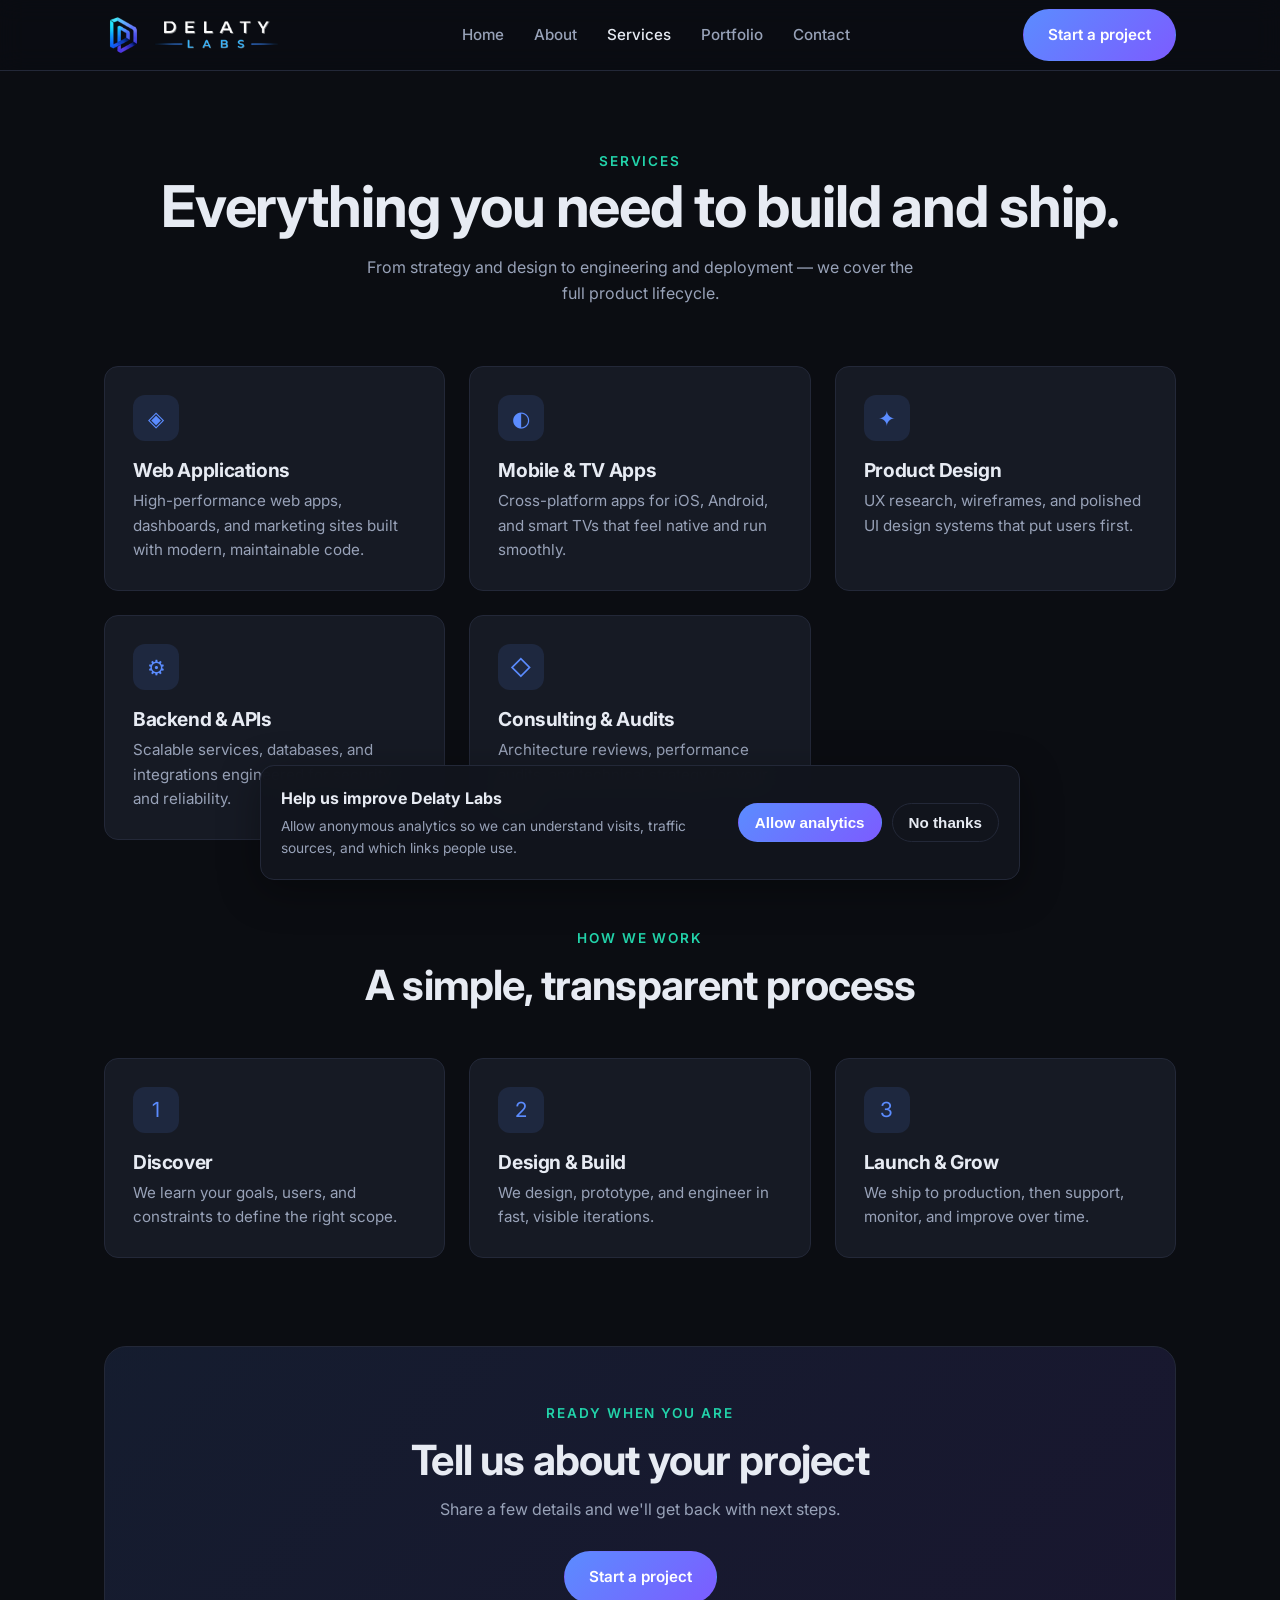
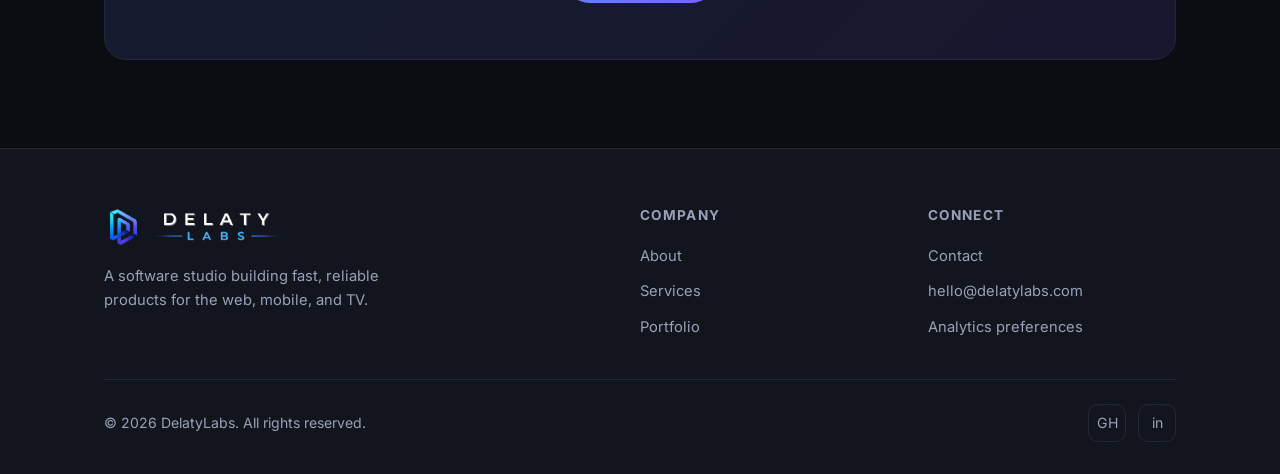
<file: services.html>
<!DOCTYPE html>
<html lang="en">
  <head>
    <meta charset="UTF-8" />
    <meta name="viewport" content="width=device-width, initial-scale=1.0" />
    <title>Services — DelatyLabs</title>
    <meta
      name="description"
      content="DelatyLabs services: web apps, mobile and TV apps, product design, backend and APIs, and technical consulting."
    />
    <link rel="preconnect" href="https://fonts.googleapis.com" />
    <link rel="preconnect" href="https://fonts.gstatic.com" crossorigin />
    <link
      href="https://fonts.googleapis.com/css2?family=Inter:wght@400;500;600;700;800&amp;display=swap"
      rel="stylesheet"
    />
    <link rel="icon" type="image/svg+xml" href="assets/delaty-labs-mark.svg" />
    <link rel="alternate icon" href="assets/favicon.ico" />
    <link rel="apple-touch-icon" href="assets/apple-touch-icon.png" />
    <link rel="stylesheet" href="css/styles.css" />
  </head>
  <body>
    <header class="site-header">
      <div class="container nav">
        <a href="index.html" class="brand">
          <img src="assets/delaty-labs-logo.svg" alt="Delaty Labs" class="brand-lockup" />
        </a>
        <ul class="nav-links" id="primary-navigation">
          <li><a href="index.html">Home</a></li>
          <li><a href="about.html">About</a></li>
          <li><a href="services.html">Services</a></li>
          <li><a href="portfolio.html">Portfolio</a></li>
          <li><a href="contact.html">Contact</a></li>
        </ul>
        <div class="nav-cta">
          <a href="contact.html" class="btn btn-primary">Start a project</a>
          <button type="button" class="nav-toggle" aria-label="Toggle menu" aria-expanded="false" aria-controls="primary-navigation">
            <svg viewBox="0 0 24 24" fill="none" stroke="currentColor" stroke-width="2">
              <line x1="3" y1="6" x2="21" y2="6" />
              <line x1="3" y1="12" x2="21" y2="12" />
              <line x1="3" y1="18" x2="21" y2="18" />
            </svg>
          </button>
        </div>
      </div>
    </header>

    <main>
      <section class="page-hero">
        <div class="container">
          <p class="eyebrow">Services</p>
          <h1>Everything you need to build and ship.</h1>
          <p>
            From strategy and design to engineering and deployment — we cover the full
            product lifecycle.
          </p>
        </div>
      </section>

      <section style="padding-top: 20px">
        <div class="container">
          <div class="grid grid-3">
            <div class="card reveal">
              <div class="icon">◈</div>
              <h3>Web Applications</h3>
              <p>
                High-performance web apps, dashboards, and marketing sites built with
                modern, maintainable code.
              </p>
            </div>
            <div class="card reveal">
              <div class="icon">◐</div>
              <h3>Mobile &amp; TV Apps</h3>
              <p>
                Cross-platform apps for iOS, Android, and smart TVs that feel native and
                run smoothly.
              </p>
            </div>
            <div class="card reveal">
              <div class="icon">✦</div>
              <h3>Product Design</h3>
              <p>
                UX research, wireframes, and polished UI design systems that put users
                first.
              </p>
            </div>
            <div class="card reveal">
              <div class="icon">⚙</div>
              <h3>Backend &amp; APIs</h3>
              <p>
                Scalable services, databases, and integrations engineered for security
                and reliability.
              </p>
            </div>
            <div class="card reveal">
              <div class="icon">◇</div>
              <h3>Consulting &amp; Audits</h3>
              <p>
                Architecture reviews, performance audits, and technical strategy for your
                team.
              </p>
            </div>
          </div>
        </div>
      </section>

      <section style="padding-top: 0">
        <div class="container">
          <div class="section-head center">
            <p class="eyebrow">How we work</p>
            <h2>A simple, transparent process</h2>
          </div>
          <div class="grid grid-3">
            <div class="card reveal">
              <div class="icon">1</div>
              <h3>Discover</h3>
              <p>We learn your goals, users, and constraints to define the right scope.</p>
            </div>
            <div class="card reveal">
              <div class="icon">2</div>
              <h3>Design &amp; Build</h3>
              <p>We design, prototype, and engineer in fast, visible iterations.</p>
            </div>
            <div class="card reveal">
              <div class="icon">3</div>
              <h3>Launch &amp; Grow</h3>
              <p>We ship to production, then support, monitor, and improve over time.</p>
            </div>
          </div>
        </div>
      </section>

      <section style="padding-top: 0">
        <div class="container">
          <div class="cta-band reveal">
            <p class="eyebrow">Ready when you are</p>
            <h2>Tell us about your project</h2>
            <p style="max-width: 520px; margin: 0 auto 28px">
              Share a few details and we'll get back with next steps.
            </p>
            <a href="contact.html" class="btn btn-primary">Start a project</a>
          </div>
        </div>
      </section>
    </main>

    <footer class="site-footer">
      <div class="container">
        <div class="footer-grid">
          <div>
            <a href="index.html" class="brand"><img src="assets/delaty-labs-logo.svg" alt="Delaty Labs" class="brand-lockup" /></a>
            <p style="margin-top: 16px">
              A software studio building fast, reliable products for the web, mobile, and TV.
            </p>
          </div>
          <div class="footer-col">
            <h4>Company</h4>
            <ul>
              <li><a href="about.html">About</a></li>
              <li><a href="services.html">Services</a></li>
              <li><a href="portfolio.html">Portfolio</a></li>
            </ul>
          </div>
          <div class="footer-col">
            <h4>Connect</h4>
            <ul>
              <li><a href="contact.html">Contact</a></li>
              <li><a href="mailto:hello@delatylabs.com">hello@delatylabs.com</a></li>
            </ul>
          </div>
        </div>
        <div class="footer-bottom">
          <span>&copy; <span id="year">2026</span> DelatyLabs. All rights reserved.</span>
          <div class="socials">
            <a href="https://github.com/DelatyLabs" aria-label="Delaty Labs on GitHub" target="_blank" rel="noopener">GH</a>
            <a href="https://www.linkedin.com/company/delatylabs/" aria-label="Delaty Labs on LinkedIn" target="_blank" rel="noopener">in</a>
          </div>
        </div>
      </div>
    </footer>

    <script src="js/analytics-config.js"></script>
    <script src="js/analytics.js"></script>
    <script src="js/main.js"></script>
  </body>
</html>
</file>
<file: css/styles.css>
:root {
  --bg: #0b0d12;
  --bg-elev: #12151d;
  --bg-card: #161a24;
  --border: #232838;
  --text: #e7ebf3;
  --text-muted: #98a2b8;
  --brand: #5b8cff;
  --brand-2: #7c5cff;
  --accent: #22d3aa;
  --radius: 14px;
  --radius-lg: 22px;
  --max: 1120px;
  --shadow: 0 10px 40px rgba(0, 0, 0, 0.35);
  --font: "Inter", -apple-system, BlinkMacSystemFont, "Segoe UI", Roboto, Helvetica, Arial, sans-serif;
}

* {
  box-sizing: border-box;
}

html {
  scroll-behavior: smooth;
}

body {
  margin: 0;
  font-family: var(--font);
  background: var(--bg);
  color: var(--text);
  line-height: 1.6;
  -webkit-font-smoothing: antialiased;
}

a {
  color: inherit;
  text-decoration: none;
}

a:focus-visible,
button:focus-visible,
input:focus-visible,
textarea:focus-visible {
  outline: 3px solid rgba(34, 211, 170, 0.7);
  outline-offset: 3px;
}

img {
  max-width: 100%;
  display: block;
}

.container {
  width: 100%;
  max-width: var(--max);
  margin: 0 auto;
  padding: 0 24px;
}

section {
  padding: 88px 0;
}

.eyebrow {
  color: var(--accent);
  font-weight: 600;
  font-size: 0.85rem;
  letter-spacing: 0.14em;
  text-transform: uppercase;
  margin: 0 0 12px;
}

h1,
h2,
h3 {
  line-height: 1.15;
  margin: 0 0 16px;
  font-weight: 700;
  letter-spacing: -0.02em;
}

h1 {
  font-size: clamp(2.2rem, 5vw, 3.6rem);
}

h2 {
  font-size: clamp(1.8rem, 3.5vw, 2.6rem);
}

p {
  color: var(--text-muted);
}

.lead {
  font-size: 1.15rem;
  max-width: 620px;
}

/* Buttons */
.btn {
  display: inline-flex;
  align-items: center;
  gap: 8px;
  padding: 13px 24px;
  border-radius: 999px;
  font-weight: 600;
  font-size: 0.95rem;
  cursor: pointer;
  border: 1px solid transparent;
  transition: transform 0.15s ease, background 0.2s ease, border-color 0.2s ease;
}

.btn:hover {
  transform: translateY(-2px);
}

.btn-primary {
  background: linear-gradient(135deg, var(--brand), var(--brand-2));
  color: #fff;
}

.btn-ghost {
  background: transparent;
  border-color: var(--border);
  color: var(--text);
}

.btn-ghost:hover {
  border-color: var(--brand);
}

/* Header / Nav */
.site-header {
  position: sticky;
  top: 0;
  z-index: 50;
  background: rgba(11, 13, 18, 0.72);
  backdrop-filter: blur(12px);
  border-bottom: 1px solid var(--border);
}

.nav {
  display: flex;
  align-items: center;
  justify-content: space-between;
  height: 70px;
}

.brand {
  display: flex;
  align-items: center;
  min-width: 0;
}

.brand-lockup {
  display: block;
  width: 184px;
  height: 44px;
  object-fit: contain;
  object-position: left center;
}

.nav-links {
  display: flex;
  align-items: center;
  gap: 30px;
  list-style: none;
  margin: 0;
  padding: 0;
}

.nav-links a {
  color: var(--text-muted);
  font-size: 0.95rem;
  font-weight: 500;
  transition: color 0.2s ease;
}

.nav-links a:hover,
.nav-links a.active {
  color: var(--text);
}

.nav-cta {
  display: flex;
  align-items: center;
  gap: 14px;
}

.nav-toggle {
  display: none;
  background: none;
  border: none;
  color: var(--text);
  cursor: pointer;
  padding: 6px;
}

.nav-toggle svg {
  width: 26px;
  height: 26px;
}

/* Hero */
.hero {
  position: relative;
  padding: 120px 0 100px;
  overflow: hidden;
}

.hero::before {
  content: "";
  position: absolute;
  top: -30%;
  left: 50%;
  transform: translateX(-50%);
  width: 900px;
  height: 900px;
  background: radial-gradient(circle, rgba(91, 140, 255, 0.18), transparent 60%);
  pointer-events: none;
}

.hero-inner {
  position: relative;
  max-width: 780px;
}

.hero .btn-row {
  display: flex;
  gap: 14px;
  margin-top: 32px;
  flex-wrap: wrap;
}

.badge {
  display: inline-flex;
  align-items: center;
  gap: 8px;
  padding: 6px 14px;
  border: 1px solid var(--border);
  border-radius: 999px;
  font-size: 0.82rem;
  color: var(--text-muted);
  margin-bottom: 24px;
}

.badge .dot {
  width: 8px;
  height: 8px;
  border-radius: 50%;
  background: var(--accent);
  box-shadow: 0 0 0 4px rgba(34, 211, 170, 0.15);
}

/* Grid helpers */
.grid {
  display: grid;
  gap: 24px;
}

.grid-2 {
  grid-template-columns: repeat(2, 1fr);
}

.grid-3 {
  grid-template-columns: repeat(3, 1fr);
}

.section-head {
  max-width: 640px;
  margin-bottom: 48px;
}

.section-head.center {
  margin-left: auto;
  margin-right: auto;
  text-align: center;
}

/* Cards */
.card {
  background: var(--bg-card);
  border: 1px solid var(--border);
  border-radius: var(--radius);
  padding: 28px;
  transition: transform 0.2s ease, border-color 0.2s ease;
}

.card:hover {
  transform: translateY(-4px);
  border-color: rgba(91, 140, 255, 0.5);
}

.card .icon {
  width: 46px;
  height: 46px;
  border-radius: 12px;
  background: rgba(91, 140, 255, 0.12);
  color: var(--brand);
  display: grid;
  place-items: center;
  margin-bottom: 18px;
  font-size: 1.3rem;
}

.card h3 {
  font-size: 1.2rem;
  margin-bottom: 8px;
}

.card p {
  margin: 0;
  font-size: 0.95rem;
}

/* Stats */
.stats {
  display: grid;
  grid-template-columns: repeat(4, 1fr);
  gap: 24px;
  border: 1px solid var(--border);
  border-radius: var(--radius-lg);
  padding: 40px;
  background: var(--bg-elev);
}

.stat .num {
  font-size: 2.4rem;
  font-weight: 800;
  letter-spacing: -0.03em;
  background: linear-gradient(135deg, var(--brand), var(--accent));
  -webkit-background-clip: text;
  background-clip: text;
  -webkit-text-fill-color: transparent;
}

.stat .label {
  color: var(--text-muted);
  font-size: 0.9rem;
}

/* Portfolio */
.portfolio-grid {
  display: grid;
  grid-template-columns: repeat(3, 1fr);
  gap: 24px;
}

.project {
  position: relative;
  border-radius: var(--radius);
  overflow: hidden;
  border: 1px solid var(--border);
  background: var(--bg-card);
  display: flex;
  flex-direction: column;
  transition: transform 0.2s ease, border-color 0.2s ease;
}

.project:hover {
  transform: translateY(-4px);
  border-color: rgba(91, 140, 255, 0.5);
}

.project-media {
  position: relative;
  aspect-ratio: 16 / 10;
  background: linear-gradient(135deg, #1b2030, #232a3d);
  overflow: hidden;
  display: block;
}

.project-shot {
  width: 100%;
  height: 100%;
  object-fit: cover;
  object-position: center top;
  opacity: 0.82;
  transform: scale(1.01);
  transition: transform 0.35s ease, opacity 0.35s ease;
}

.project-shot.landscape {
  object-position: center;
}

.project:hover .project-shot {
  transform: scale(1.045);
  opacity: 0.94;
}

.project-logo,
.future-logo {
  position: absolute;
  left: 18px;
  bottom: 18px;
  width: 62px;
  height: 62px;
  object-fit: cover;
  border-radius: 15px;
  border: 2px solid rgba(255, 255, 255, 0.75);
  box-shadow: 0 8px 24px rgba(0, 0, 0, 0.35);
  background: #fff;
}

.store-label,
.status-label {
  position: absolute;
  top: 16px;
  right: 16px;
  padding: 6px 10px;
  border-radius: 999px;
  color: #fff;
  background: rgba(11, 13, 18, 0.76);
  border: 1px solid rgba(255, 255, 255, 0.18);
  backdrop-filter: blur(10px);
  font-size: 0.72rem;
  font-weight: 600;
}

.project .body {
  padding: 20px;
  flex: 1;
  display: flex;
  flex-direction: column;
}

.project .tag {
  font-size: 0.78rem;
  color: var(--accent);
  text-transform: uppercase;
  letter-spacing: 0.1em;
  font-weight: 600;
}

.project h3 {
  font-size: 1.1rem;
  margin: 6px 0 8px;
}

.project p {
  margin: 0;
  font-size: 0.9rem;
}

.project .meta {
  margin-top: 12px;
  font-size: 0.78rem;
  color: var(--text-muted);
}

.project-links {
  display: flex;
  flex-wrap: wrap;
  gap: 10px 16px;
  margin-top: auto;
  padding-top: 18px;
}

.project-link {
  display: inline-flex;
  align-items: center;
  gap: 6px;
  width: fit-content;
  margin-top: auto;
  padding-top: 18px;
  color: var(--text);
  font-size: 0.86rem;
  font-weight: 600;
}

.project-links .project-link {
  margin-top: 0;
  padding-top: 0;
}

.project-link:hover {
  color: var(--accent);
}

.future-work {
  padding-top: 20px;
  background: linear-gradient(180deg, transparent, rgba(91, 140, 255, 0.05), transparent);
}

.future-project {
  border-style: dashed;
}

.future-media {
  background:
    radial-gradient(circle at 30% 25%, rgba(34, 211, 170, 0.22), transparent 34%),
    linear-gradient(135deg, #17202b, #202844);
}

.future-media .future-logo {
  position: absolute;
  inset: 50% auto auto 50%;
  width: 92px;
  height: 92px;
  transform: translate(-50%, -50%);
  border-radius: 24px;
}

.fresh-media {
  background: linear-gradient(135deg, #153126, #234c39);
}

.ayahscape-media .project-logo {
  background: #132033;
}

/* Experience / clients strip */
.experience-note {
  max-width: 720px;
  margin: 0 auto 40px;
  text-align: center;
  font-size: 0.95rem;
}

.client-strip {
  display: flex;
  flex-wrap: wrap;
  justify-content: center;
  gap: 14px;
  margin-bottom: 48px;
}

.client-chip {
  padding: 12px 20px;
  border-radius: 999px;
  border: 1px solid var(--border);
  background: var(--bg-card);
  font-weight: 600;
  font-size: 0.92rem;
  color: var(--text);
}

.experience-grid {
  display: grid;
  grid-template-columns: repeat(2, 1fr);
  gap: 24px;
}

.experience-card {
  background: var(--bg-card);
  border: 1px solid var(--border);
  border-radius: var(--radius);
  padding: 28px;
  transition: transform 0.2s ease, border-color 0.2s ease;
}

.experience-card:hover {
  transform: translateY(-4px);
  border-color: rgba(91, 140, 255, 0.5);
}

.experience-card .role {
  color: var(--accent);
  font-size: 0.82rem;
  font-weight: 600;
  text-transform: uppercase;
  letter-spacing: 0.08em;
  margin: 0 0 8px;
}

.experience-card h3 {
  font-size: 1.2rem;
  margin-bottom: 10px;
}

.experience-card p {
  margin: 0;
  font-size: 0.95rem;
}

.experience-card .stack {
  display: flex;
  flex-wrap: wrap;
  gap: 8px;
  margin-top: 16px;
}

.experience-card .stack span {
  font-size: 0.75rem;
  padding: 4px 10px;
  border-radius: 999px;
  border: 1px solid var(--border);
  color: var(--text-muted);
}

.filters {
  display: flex;
  gap: 10px;
  flex-wrap: wrap;
  margin-bottom: 36px;
}

.filter {
  padding: 8px 18px;
  border-radius: 999px;
  border: 1px solid var(--border);
  background: transparent;
  color: var(--text-muted);
  font-size: 0.9rem;
  cursor: pointer;
  transition: all 0.2s ease;
}

.filter.active,
.filter:hover {
  color: #fff;
  border-color: var(--brand);
  background: rgba(91, 140, 255, 0.12);
}

/* About */
.split {
  display: grid;
  grid-template-columns: 1.1fr 0.9fr;
  gap: 56px;
  align-items: center;
}

.value-list {
  list-style: none;
  padding: 0;
  margin: 24px 0 0;
  display: grid;
  gap: 16px;
}

.value-list li {
  display: flex;
  gap: 14px;
  align-items: flex-start;
}

.value-list .check {
  flex: none;
  width: 24px;
  height: 24px;
  border-radius: 50%;
  background: rgba(34, 211, 170, 0.15);
  color: var(--accent);
  display: grid;
  place-items: center;
  font-size: 0.8rem;
  margin-top: 3px;
}

.value-list strong {
  color: var(--text);
}

.media-frame {
  border-radius: var(--radius-lg);
  border: 1px solid var(--border);
  background: linear-gradient(135deg, #151a26, #1d2436);
  aspect-ratio: 4 / 5;
  display: grid;
  place-items: center;
  font-size: 5rem;
  box-shadow: var(--shadow);
}

.team-grid {
  display: grid;
  grid-template-columns: repeat(3, 1fr);
  gap: 24px;
}

.team-card {
  text-align: center;
  background: var(--bg-card);
  border: 1px solid var(--border);
  border-radius: var(--radius);
  padding: 30px 24px;
}

.avatar {
  width: 84px;
  height: 84px;
  border-radius: 50%;
  margin: 0 auto 16px;
  background: linear-gradient(135deg, var(--brand), var(--brand-2));
  display: grid;
  place-items: center;
  font-size: 1.6rem;
  font-weight: 700;
  color: #fff;
}

.team-card h3 {
  font-size: 1.05rem;
  margin-bottom: 2px;
}

.team-card .role {
  color: var(--accent);
  font-size: 0.85rem;
}

/* Contact */
.contact-grid {
  display: grid;
  grid-template-columns: 0.9fr 1.1fr;
  gap: 48px;
  align-items: start;
}

.info-item {
  display: flex;
  gap: 16px;
  align-items: flex-start;
  margin-bottom: 26px;
}

.info-item .icon {
  flex: none;
  width: 44px;
  height: 44px;
  border-radius: 12px;
  background: rgba(91, 140, 255, 0.12);
  color: var(--brand);
  display: grid;
  place-items: center;
}

.info-item h3 {
  font-size: 1rem;
  margin: 0 0 2px;
}

.info-item p,
.info-item a {
  margin: 0;
  color: var(--text-muted);
  font-size: 0.95rem;
}

.form {
  background: var(--bg-card);
  border: 1px solid var(--border);
  border-radius: var(--radius-lg);
  padding: 34px;
}

.field {
  margin-bottom: 20px;
}

.field label {
  display: block;
  font-size: 0.88rem;
  font-weight: 500;
  margin-bottom: 8px;
}

.field input,
.field textarea {
  width: 100%;
  padding: 13px 16px;
  border-radius: 10px;
  border: 1px solid var(--border);
  background: var(--bg);
  color: var(--text);
  font-family: inherit;
  font-size: 0.95rem;
  transition: border-color 0.2s ease;
}

.field input:focus,
.field textarea:focus {
  outline: none;
  border-color: var(--brand);
}

.field textarea {
  resize: vertical;
  min-height: 130px;
}

.form-note {
  font-size: 0.85rem;
  margin-top: 8px;
}

.form-status {
  margin-top: 14px;
  font-size: 0.9rem;
  color: var(--accent);
  min-height: 20px;
}

.honey-field {
  position: absolute;
  left: -9999px;
  width: 1px;
  height: 1px;
  overflow: hidden;
}

.analytics-consent {
  position: fixed;
  z-index: 100;
  left: 20px;
  right: 20px;
  bottom: 20px;
  max-width: 760px;
  margin: 0 auto;
  padding: 20px;
  display: flex;
  align-items: center;
  justify-content: space-between;
  gap: 24px;
  border: 1px solid var(--border);
  border-radius: var(--radius);
  background: rgba(18, 21, 29, 0.97);
  box-shadow: var(--shadow);
  backdrop-filter: blur(12px);
}

.analytics-consent strong {
  display: block;
  margin-bottom: 3px;
}

.analytics-consent p {
  margin: 0;
  font-size: 0.86rem;
}

.analytics-consent-actions {
  display: flex;
  flex: none;
  gap: 10px;
}

.analytics-consent .btn {
  padding: 10px 16px;
  white-space: nowrap;
}

/* CTA band */
.cta-band {
  border: 1px solid var(--border);
  border-radius: var(--radius-lg);
  padding: 56px;
  text-align: center;
  background: linear-gradient(135deg, rgba(91, 140, 255, 0.12), rgba(124, 92, 255, 0.12));
}

.cta-band h2 {
  margin-bottom: 12px;
}

/* Footer */
.site-footer {
  border-top: 1px solid var(--border);
  padding: 56px 0 32px;
  background: var(--bg-elev);
}

.footer-grid {
  display: grid;
  grid-template-columns: 2fr 1fr 1fr;
  gap: 40px;
  margin-bottom: 40px;
}

.footer-grid p {
  font-size: 0.92rem;
  max-width: 280px;
}

.footer-col h4 {
  font-size: 0.85rem;
  text-transform: uppercase;
  letter-spacing: 0.1em;
  color: var(--text-muted);
  margin: 0 0 16px;
}

.footer-col ul {
  list-style: none;
  padding: 0;
  margin: 0;
  display: grid;
  gap: 10px;
}

.footer-col a {
  color: var(--text-muted);
  font-size: 0.92rem;
  transition: color 0.2s ease;
}

.footer-col a:hover {
  color: var(--text);
}

.footer-preferences {
  padding: 0;
  border: 0;
  background: none;
  color: var(--text-muted);
  font: inherit;
  font-size: 0.92rem;
  cursor: pointer;
}

.footer-preferences:hover {
  color: var(--text);
}

.footer-bottom {
  display: flex;
  justify-content: space-between;
  align-items: center;
  padding-top: 24px;
  border-top: 1px solid var(--border);
  color: var(--text-muted);
  font-size: 0.88rem;
  flex-wrap: wrap;
  gap: 12px;
}

.socials {
  display: flex;
  gap: 12px;
}

.socials a {
  width: 38px;
  height: 38px;
  border-radius: 10px;
  border: 1px solid var(--border);
  display: grid;
  place-items: center;
  color: var(--text-muted);
  transition: all 0.2s ease;
}

.socials a:hover {
  color: #fff;
  border-color: var(--brand);
}

/* Page hero (inner pages) */
.page-hero {
  padding: 80px 0 40px;
  text-align: center;
}

.page-hero p {
  max-width: 560px;
  margin: 0 auto;
}

/* Reveal animation */
.reveal {
  opacity: 0;
  transform: translateY(20px);
  transition: opacity 0.6s ease, transform 0.6s ease;
}

.reveal.visible {
  opacity: 1;
  transform: none;
}

/* Responsive */
@media (max-width: 900px) {
  .grid-3,
  .portfolio-grid,
  .team-grid,
  .experience-grid {
    grid-template-columns: repeat(2, 1fr);
  }

  .split,
  .contact-grid {
    grid-template-columns: 1fr;
    gap: 36px;
  }

  .stats {
    grid-template-columns: repeat(2, 1fr);
  }

  .footer-grid {
    grid-template-columns: 1fr 1fr;
    gap: 30px;
  }
}

@media (max-width: 640px) {
  section {
    padding: 60px 0;
  }

  .nav-links,
  .nav-cta .btn {
    display: none;
  }

  .nav-toggle {
    display: block;
  }

  .nav-links.open {
    display: flex;
    position: absolute;
    top: 70px;
    left: 0;
    right: 0;
    flex-direction: column;
    background: var(--bg-elev);
    border-bottom: 1px solid var(--border);
    padding: 20px 24px;
    gap: 18px;
  }

  .grid-2,
  .grid-3,
  .portfolio-grid,
  .team-grid,
  .experience-grid {
    grid-template-columns: 1fr;
  }

  .cta-band {
    padding: 40px 24px;
  }

  .stats {
    padding: 28px;
  }

  .analytics-consent {
    align-items: stretch;
    flex-direction: column;
    gap: 16px;
  }

  .analytics-consent-actions {
    width: 100%;
  }

  .analytics-consent-actions .btn {
    flex: 1;
    justify-content: center;
  }
}

@media (prefers-reduced-motion: reduce) {
  html {
    scroll-behavior: auto;
  }

  *,
  *::before,
  *::after {
    animation-duration: 0.01ms !important;
    animation-iteration-count: 1 !important;
    transition-duration: 0.01ms !important;
  }

  .reveal {
    opacity: 1;
    transform: none;
  }
}
</file>
